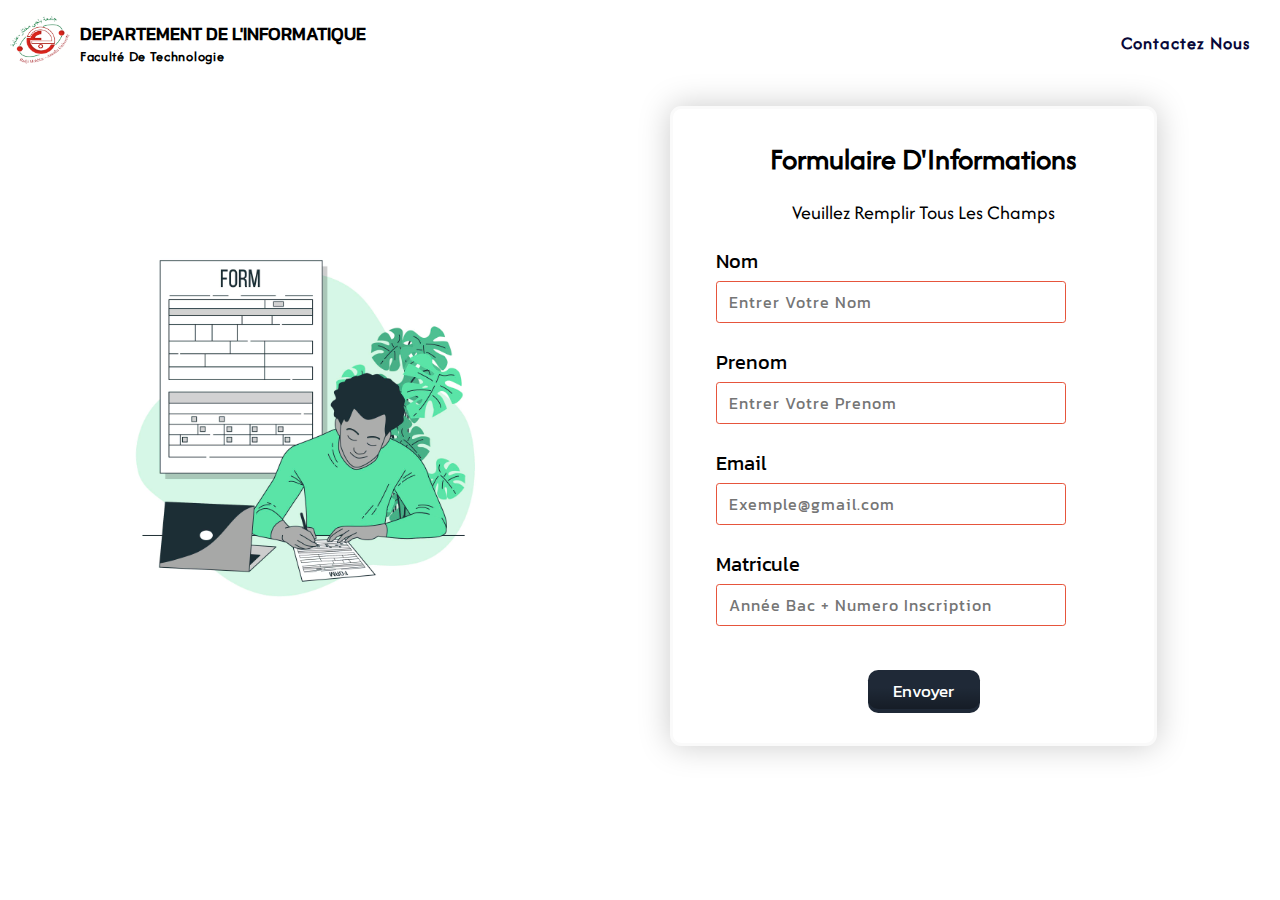
<file: index.html>
<!DOCTYPE html>
<html lang="en">
<head>
    <meta charset="UTF-8">
    <meta name="viewport" content="width=device-width, initial-scale=1.0">
    <link rel="stylesheet" href="css/nav.css">
    <link rel="stylesheet" href="css/home.css">
    <link rel="shortcut icon" href="icons/Badji1.png" type="image/x-icon">
    <title>Online Exam</title>
</head>
<body>
    <nav>
        <div id="logo_title">
            <a href="#"><img id="logo" src="icons/Badji.png" alt=""></a>
            <div>
                <h1>DEPARTEMENT DE L'INFORMATIQUE</h1>
                <h4>Faculté De Technologie</h4>
            </div>
        </div>
        <div id="btn" class="nav_btn" style="align-self: center;">
            <a href="pages/contact.html" id="contactez">Contactez Nous</a>
        </div>

        <img id="open" class="toggle" src="icons/icon-hamburger.svg" alt="">
        <img id="close" src="icons/icon-close.svg" alt="">
    </nav>



    <div class="frame">
        <div class="left">
            <img src="images/1.jpg" alt="">
        </div>
        <div class="right">
            <h2>Formulaire D'Informations</h2>
            <p style="text-align: center;">Veuillez Remplir Tous Les Champs</p>

            <form id="myForm" action="" method="">
                <div class="inputs">
                    <p class="input-container">
                        <label for="nom">Nom</label>
                        <input type="text" required placeholder="Entrer Votre Nom" name="nom" id="nom" class="input-field" autocomplete="name">
                    </p>
                    <br>
                    <p class="input-container">
                        <label for="prenom">Prenom</label>
                        <input type="text" required placeholder="Entrer Votre Prenom" name="prenom" id="prenom" class="input-field" autocomplete="name">
                    </p>
                    <br>
                    <p class="input-container">
                        <label for="email">Email</label>
                        <input type="email" required placeholder="Exemple@gmail.com" name="email" id="email" class="input-field" autocomplete="name">
                    </p>
                    <br>
                    <p class="input-container">
                        <label for="numIns">Matricule</label>
                        <input type="number" required minlength="8" placeholder="Année Bac + Numero Inscription" name="numIns" id="numIns" class="input-field" autocomplete="name">
                    </p>
                </div>

                <!-- <span id="error">ERROR</span> -->
                <br>
                <div class="btn">
                    <button id="send" type="submit">
                        <span class="transition"></span>
                        <span class="gradient"></span>
                        <span class="label">Envoyer</span>
                    </button>
                </div>
            </form>

        </div>


    </div>
</body>
<script src="js/respNav.js"></script>
<script src="js/formData.js"></script>
</html>
</file>
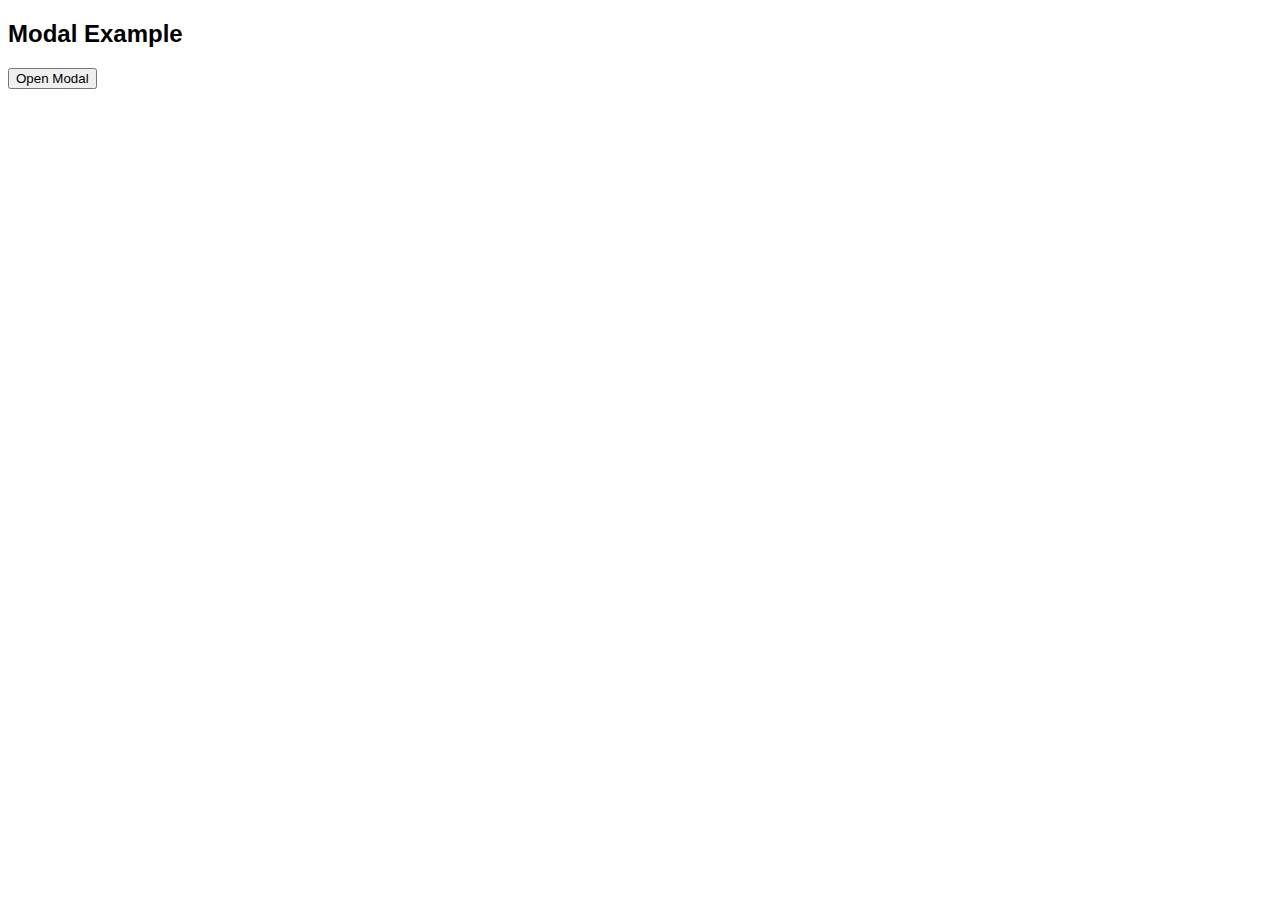
<file: test.html>
<!DOCTYPE html>
<html>

<head>
    <meta name="viewport" content="width=device-width, initial-scale=1">
    <style>
        body {
            font-family: Arial, Helvetica, sans-serif;
        }

        /* The Modal (background) */
        .modal {
            display: none;
            position: fixed;
            z-index: 10;
            width: 50%;
            min-width: 200px;
            background-color: #ffffff;
            border: 1px solid #000000;
            border-radius: 1em;
            left: 50%;
            top: 50%;
            transform: translate(-50%, -50%) scale(1);
        }

        /* Modal Content */
        .modal-content {
            border-radius: 1em;
            background-color: #ede1e1;
            margin: auto;
            padding: 20px;
            /* width: 80%; */
        }

        .modal button{
            justify-content: center;
            width: 30%;
            margin: 30px auto;
            /* margin: 10px auto; */
        }

        /* The Close Button */
        .close {
            color: #aaaaaa;
            float: right;
            font-size: 28px;
            font-weight: bold;
        }  

        .close:hover,
        .close:focus {
            color: #000;
            text-decoration: none;
            cursor: pointer;
        }

        .overlay{
            position: fixed;
            top: 0;
            right: 0;
            left: 0;
            bottom: 0;
            z-index: 9;
            background-color: #00000044;
            display: none;
        }
    </style>
</head>

<body>

    <h2>Modal Example</h2>

    <!-- Trigger/Open The Modal -->
    <button id="myBtn">Open Modal</button>
    <div class="overlay" id="overlay"></div>
    <!-- The Modal -->
    <div id="myModal" class="modal">

        <!-- Modal content -->
        <div class="modal-content">
            <span class="close">&times;</span>
            <p>Some text in the Modal..</p>
        </div>

        <button type="submit">send</button>

    </div>

    <script>
        // Get the modal
        var modal = document.getElementById("myModal");
        var overlay = document.getElementById("overlay");

        // Get the button that opens the modal
        var btn = document.getElementById("myBtn");

        // Get the <span> element that closes the modal
        var span = document.getElementsByClassName("close")[0];

        // When the user clicks the button, open the modal 
        btn.onclick = function () {
            modal.style.display = "block";
            overlay.style.display = "block";
        }

        // When the user clicks on <span> (x), close the modal
        span.onclick = function () {
            modal.style.display = "none";
            overlay.style.display = "none";
        }

        // When the user clicks anywhere outside of the modal, close it
        window.onclick = function (event) {
            if (event.target == overlay) {
                modal.style.display = "none";
                overlay.style.display = "none";
            }
        }
    </script>

    

</body>

</html>
</file>
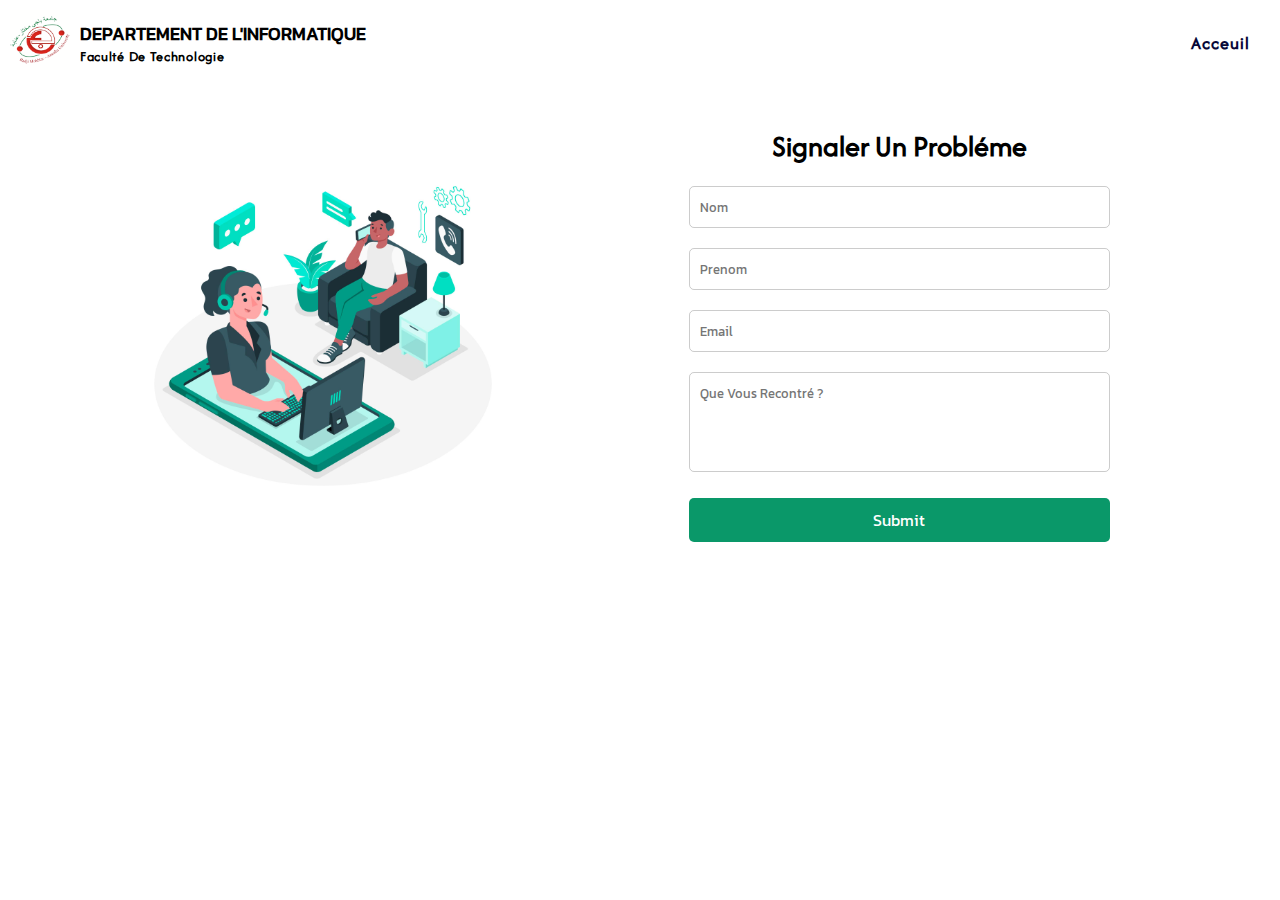
<file: html/contact.html>
<!DOCTYPE html>
<html lang="en">

<head>
    <meta charset="UTF-8">
    <meta name="viewport" content="width=device-width, initial-scale=1.0">
    <link rel="stylesheet" href="../css/nav.css">
    <link rel="stylesheet" href="../css/contact.css">
    <link rel="shortcut icon" href="../icons/contact.png" type="image/x-icon">
    <title>Contactez Nous</title>
</head>

<body>
    <nav>
        <div id="logo_title">
            <a href="home.html"><img id="logo" src="../icons/Badji.png" alt=""></a>
            <div>
                <h1>DEPARTEMENT DE L'INFORMATIQUE</h1>
                <h4>Faculté De Technologie</h4>
            </div>
        </div>

        <div id="btn" class="nav_btn" style="align-self: center;">
            <a href="home.html" id="contactez">Acceuil</a>
        </div>
        
        <img id="open" class="toggle" src="../icons/icon-hamburger.svg" alt="">
        <img id="close" src="../icons/icon-close.svg" alt="">
    </nav>

    <div class="frame">
        <div class="left">
            <img src="../images/support.jpg" alt="">
        </div>

        <div class="right">
            <div class="card">
                <span class="title">Signaler Un Probléme</span>
                <form class="form" >
                    <div class="group">
                        <input placeholder="Nom" name="nom" type="text" required="">
                        <label for="name">Nom</label>
                    </div>
                    <div class="group">
                        <input placeholder="Prenom" name="prenom" type="text" required="">
                        <label for="prenom">Prenom</label>
                    </div>
                    <div class="group">
                        <input placeholder="Email" type="email" id="email" name="email" required="">
                        <label for="email">Email</label>
                    </div>
                    <div class="group">
                        <textarea placeholder="Que Vous Recontré ?" id="comment" name="comment" rows="5" required=""></textarea>
                        <label for="comment">Que Vous Recontré ?</label>
                    </div>
                    <button type="submit">Submit</button>
                </form>
            </div>

        </div>
    </div>

</body>
<script src="../js/respNav.js"></script>

</html>
</file>
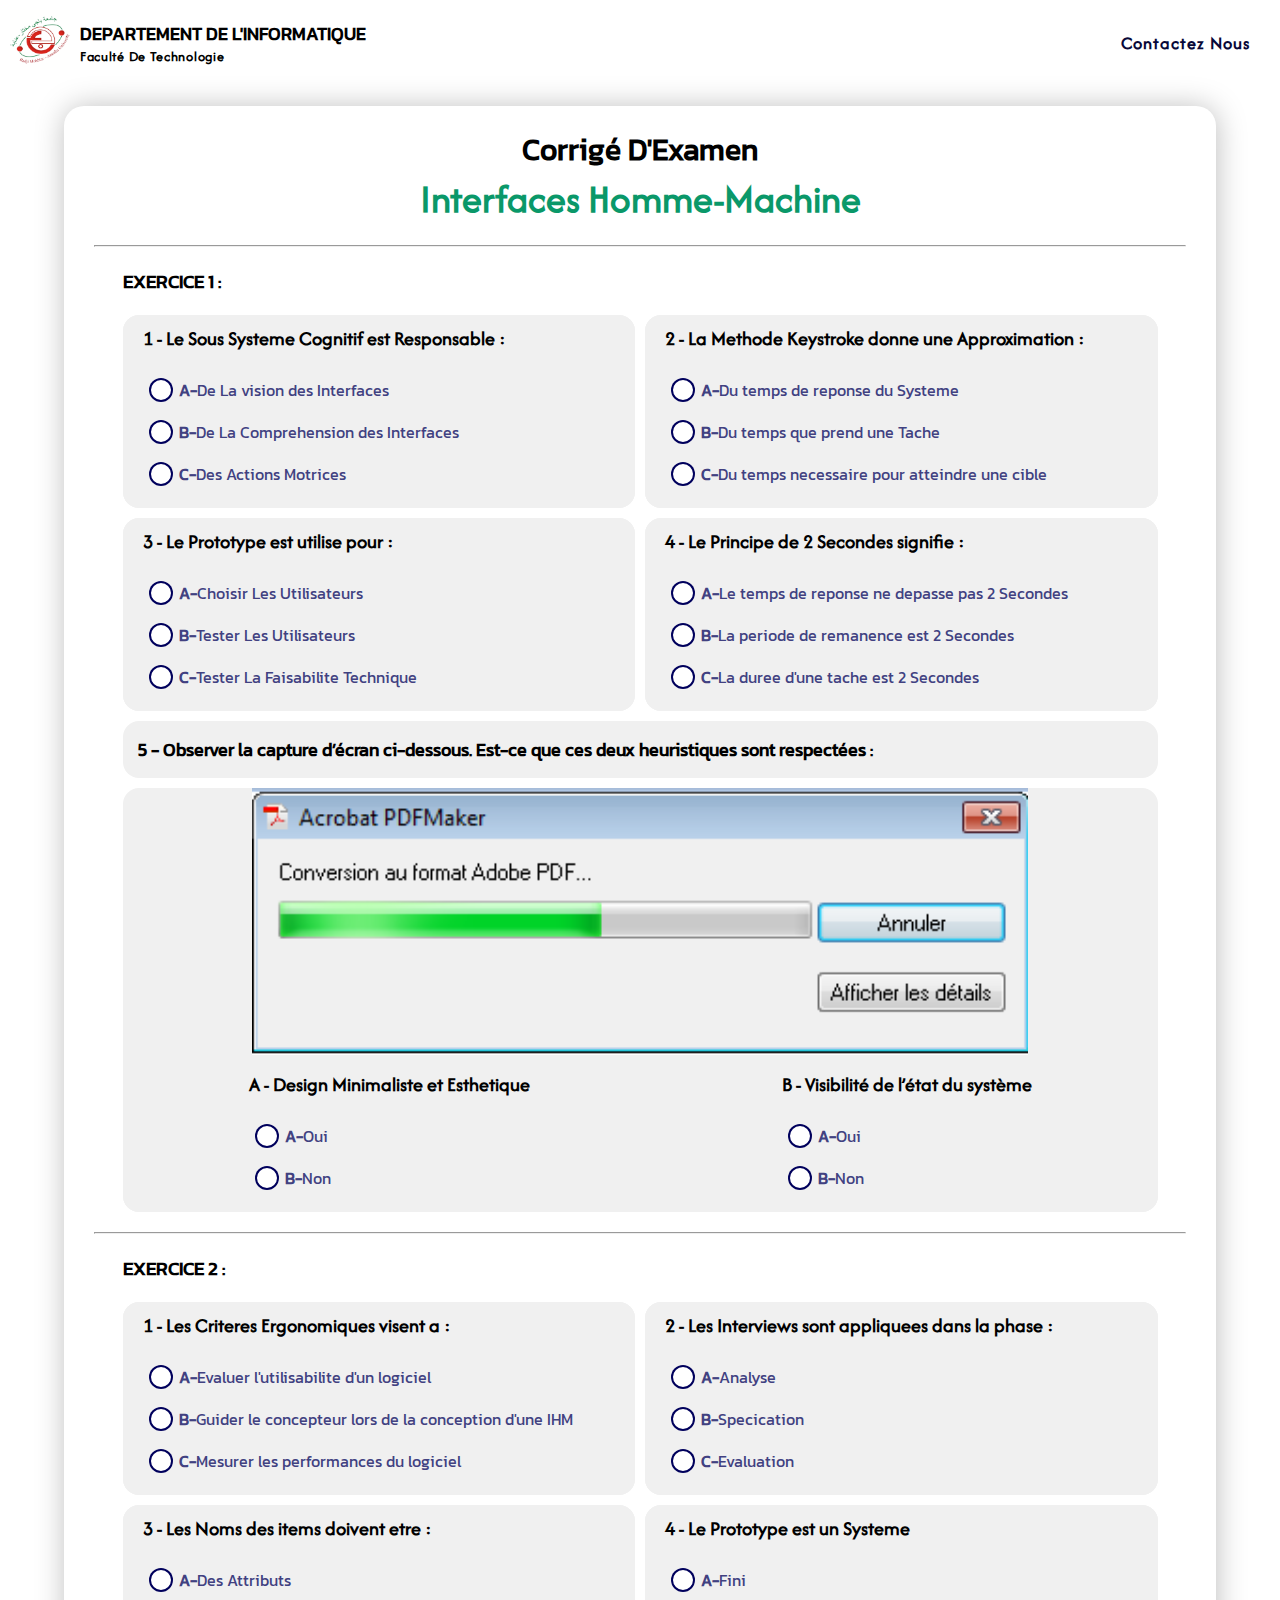
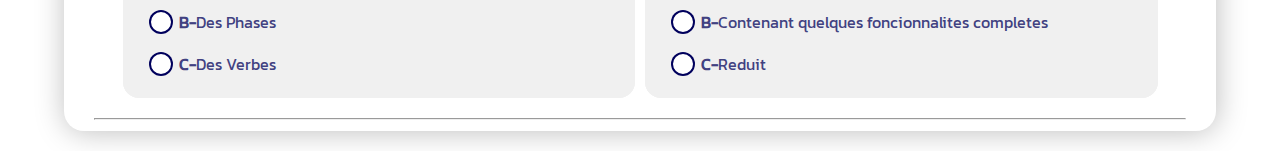
<file: html/correction.html>
<!DOCTYPE html>
<html lang="en">

<head>
    <meta charset="UTF-8">
    <meta name="viewport" content="width=device-width, initial-scale=1.0">
    <link rel="stylesheet" href="../css/nav.css">
    <link rel="stylesheet" href="../css/correction.css">
    <link rel="shortcut icon" href="../icons/test.png" type="image/x-icon">
    <title>Correction</title>
</head>

<body>
    <nav>
        <div id="logo_title">
            <a href="#"><img id="logo" src="../icons/Badji.png" alt=""></a>
            <div>
                <h1>DEPARTEMENT DE L'INFORMATIQUE</h1>
                <h4>Faculté De Technologie</h4>
            </div>
        </div>
        <div id="btn" class="nav_btn" style="align-self: center;">
            <a href="contact.html" id="contactez">Contactez Nous</a>
        </div>

        <img id="open" class="toggle" src="../icons/icon-hamburger.svg" alt="">
        <img id="close" src="../icons/icon-close.svg" alt="">
    </nav>

    <div class="card">


        <div class="title">
            <h2>Corrigé D'Examen</h2>
            <h3>Interfaces Homme-Machine</h3>

        </div>

        <hr>

        <form id="examForm" action="" method="">
            <div class="exo">
                <h3>EXERCICE 1 :</h3>
            </div>

            <div class="qst">
                <div id="qst1">
                    <div class="container">
                        <h4>1 - Le Sous Systeme Cognitif est Responsable :</h4>
                        <label>
                            <input type="radio" name="radio1" value="1">
                            <span class="before"><b>A-</b>De La vision des Interfaces &nbsp; <img id="correctIcon" style="width: 20px;" src="../icons/correct.png" alt=""></span>
                        </label>
                        <label>
                            <input type="radio" name="radio1" value="2" >
                            <span class="before"><b>B-</b>De La Comprehension des Interfaces &nbsp; <img id="correctIcon" style="width: 20px;" src="../icons/correct.png" alt=""></span>
                        </label>
                        <label>
                            <input type="radio" name="radio1" value="3">
                            <span class="before"><b>C-</b>Des Actions Motrices &nbsp; <img id="correctIcon" style="width: 20px;" src="../icons/correct.png" alt=""></span>
                        </label>
                    </div>
                </div>
                <div id="qst2">
                    <div class="container">
                        <h4>2 - La Methode Keystroke donne une Approximation :</h4>
                        <label>
                            <input type="radio" name="radio2" value="1">
                            <span class="before"><b>A-</b>Du temps de reponse du Systeme &nbsp; <img id="correctIcon" style="width: 20px;" src="../icons/correct.png" alt=""></span>
                        </label>
                        <label>
                            <input type="radio" name="radio2" value="2" >
                            <span class="before"><b>B-</b>Du temps que prend une Tache &nbsp; <img id="correctIcon" style="width: 20px;" src="../icons/correct.png" alt=""></span>
                        </label>
                        <label>
                            <input type="radio" name="radio2" value="3">
                            <span class="before"><b>C-</b>Du temps necessaire pour atteindre une cible &nbsp; <img id="correctIcon" style="width: 20px;" src="../icons/correct.png" alt=""></span>
                        </label>
                    </div>
                </div>
                <div id="qst3">
                    <div class="container">
                        <h4>3 - Le Prototype est utilise pour :</h4>
                        <label>
                            <input type="radio" name="radio3" value="1">
                            <span class="before"><b>A-</b>Choisir Les Utilisateurs &nbsp; <img id="correctIcon" style="width: 20px;" src="../icons/correct.png" alt=""></span>
                        </label>
                        <label>
                            <input type="radio" name="radio3" value="2">
                            <span class="before"><b>B-</b>Tester Les Utilisateurs &nbsp; <img id="correctIcon" style="width: 20px;" src="../icons/correct.png" alt=""></span>
                        </label>
                        <label>
                            <input type="radio" name="radio3" value="3" >
                            <span class="before"><b>C-</b>Tester La Faisabilite Technique &nbsp; <img id="correctIcon" style="width: 20px;" src="../icons/correct.png" alt=""></span>
                        </label>
                    </div>
                </div>
                <div id="qst4">
                    <div class="container">
                        <h4>4 - Le Principe de 2 Secondes signifie :</h4>
                        <label>
                            <input type="radio" name="radio4" value="1" >
                            <span class="before"><b>A-</b>Le temps de reponse ne depasse pas 2 Secondes &nbsp; <img id="correctIcon" style="width: 20px;" src="../icons/correct.png" alt=""></span>
                        </label>
                        <label>
                            <input type="radio" name="radio4" value="2">
                            <span class="before"><b>B-</b>La periode de remanence est 2 Secondes &nbsp; <img id="correctIcon" style="width: 20px;" src="../icons/correct.png" alt=""></span>
                        </label>
                        <label>
                            <input type="radio" name="radio4" value="3">
                            <span class="before"><b>C-</b>La duree d'une tache est 2 Secondes &nbsp; <img id="correctIcon" style="width: 20px;" src="../icons/correct.png" alt=""></span>
                        </label>
                    </div>
                </div>
                <div class="qst5">
                    <h5>5 - Observer la capture d’écran ci-dessous. Est-ce que ces deux heuristiques sont respectées :
                    </h5>
                </div>
                <div id="qst5">
                    <img src="../images/figure1.png" alt="">

                    <div class="sousqst5">

                        <div class="container">
                            <h4>A - Design Minimaliste et Esthetique</h4>
                            <label>
                                <input type="radio" name="radio5" value="1" >
                                <span class="before"><b>A-</b>Oui <img id="correctIcon" style="width: 20px;" src="../icons/correct.png" alt=""></span>
                            </label>
                            <label>
                                <input type="radio" name="radio5" value="2">
                                <span class="before"><b>B-</b>Non <img id="correctIcon" style="width: 20px;" src="../icons/correct.png" alt=""></span>
                            </label>
                        </div>

                        <div class="container">
                            <h4>B - Visibilité de l’état du système</h4>
                            <label>
                                <input type="radio" name="radio6" value="1" >
                                <span class="before"><b>A-</b>Oui <img id="correctIcon" style="width: 20px;" src="../icons/correct.png" alt=""></span>
                            </label>
                            <label>
                                <input type="radio" name="radio6" value="2">
                                <span class="before"><b>B-</b>Non <img id="correctIcon" style="width: 20px;" src="../icons/correct.png" alt=""></span>
                            </label>

                        </div>
                    </div>

                </div>
            </div>

            <hr>

            <div class="exo">
                <h3>EXERCICE 2 :</h3>
            </div>

            <div class="qst">
                <div id="qst6">
                    <div class="container">
                        <h4>1 - Les Criteres Ergonomiques visent a :</h4>
                        <label>
                            <input type="checkbox" id="islem" name="check1" value="1" >
                            <span class="before"><b>A-</b>Evaluer l'utilisabilite d'un logiciel &nbsp; <img id="correctIcon" style="width: 20px;" src="../icons/correct.png" alt=""></span>
                        </label>
                        <label>
                            <input type="checkbox" name="check1" value="2" >
                            <span class="before"><b>B-</b>Guider le concepteur lors de la conception d'une IHM &nbsp; <img id="correctIcon" style="width: 20px;" src="../icons/correct.png" alt=""></span>
                        </label>
                        <label>
                            <input type="checkbox" name="check1" value="3">
                            <span class="before"><b>C-</b>Mesurer les performances du logiciel &nbsp; <img id="correctIcon" style="width: 20px;" src="../icons/correct.png" alt=""></span>
                        </label>
                    </div>
                </div>
                <div id="qst7">
                    <div class="container">
                        <h4>2 - Les Interviews sont appliquees dans la phase :</h4>
                        <label>
                            <input type="checkbox" name="check2" value="1" >
                            <span class="before"><b>A-</b>Analyse &nbsp; <img id="correctIcon" style="width: 20px;" src="../icons/correct.png" alt=""></span>
                        </label>
                        <label>
                            <input type="checkbox" name="check2" value="2">
                            <span class="before"><b>B-</b>Specication &nbsp; <img id="correctIcon" style="width: 20px;" src="../icons/correct.png" alt=""></span>
                        </label>
                        <label>
                            <input type="checkbox" name="check2" value="3" >
                            <span class="before"><b>C-</b>Evaluation &nbsp; <img id="correctIcon" style="width: 20px;" src="../icons/correct.png" alt=""></span>
                        </label>
                    </div>
                </div>
                <div id="qst8">
                    <div class="container">
                        <h4>3 - Les Noms des items doivent etre :</h4>
                        <label>
                            <input type="checkbox" name="check3" value="1" >
                            <span class="before"><b>A-</b>Des Attributs &nbsp; <img id="correctIcon" style="width: 20px;" src="../icons/correct.png" alt=""></span>
                        </label>
                        <label>
                            <input type="checkbox" name="check3" value="2">
                            <span class="before"><b>B-</b>Des Phases &nbsp; <img id="correctIcon" style="width: 20px;" src="../icons/correct.png" alt=""></span>
                        </label>
                        <label>
                            <input type="checkbox" name="check3" value="3" >
                            <span class="before"><b>C-</b>Des Verbes &nbsp; <img id="correctIcon" style="width: 20px;" src="../icons/correct.png" alt=""></span>
                        </label>
                    </div>
                </div>
                <div id="qst9">
                    <div class="container">
                        <h4>4 - Le Prototype est un Systeme</h4>
                        <label>
                            <input type="checkbox" name="check4" value="1">
                            <span class="before"><b>A-</b>Fini &nbsp; <img id="correctIcon" style="width: 20px;" src="../icons/correct.png" alt=""></span>
                        </label>
                        <label>
                            <input type="checkbox" name="check4" value="2" >
                            <span class="before"><b>B-</b>Contenant quelques foncionnalites completes &nbsp; <img id="correctIcon" style="width: 20px;" src="../icons/correct.png" alt=""></span>
                        </label>
                        <label>
                            <input type="checkbox" name="check4" value="3" >
                            <span class="before"><b>C-</b>Reduit &nbsp; <img id="correctIcon" style="width: 20px;" src="../icons/correct.png" alt=""></span>
                        </label>
                    </div>
                </div>

            </div>
            <hr>


        </form>

    </div>


</body>
<script src="../js/respNav.js"></script>
<script src="../js/correction.js"></script>


</html>
</file>
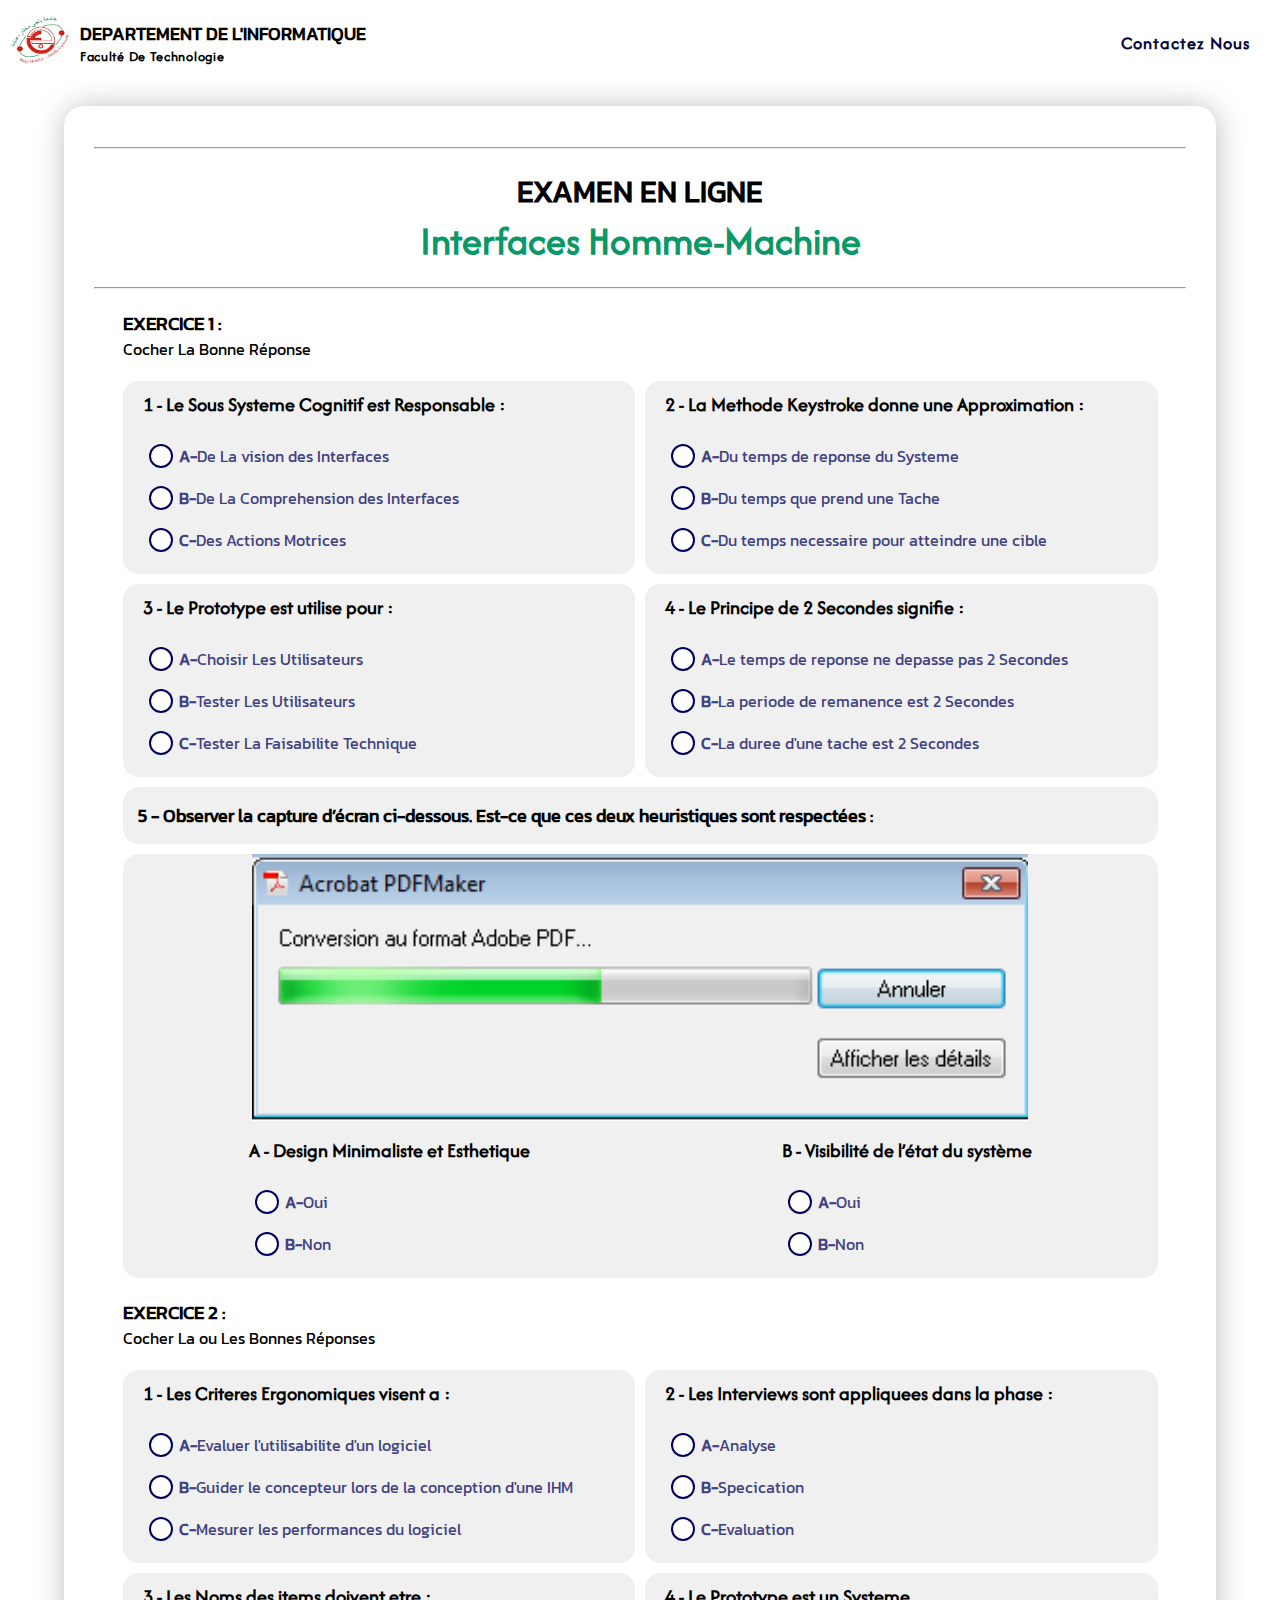
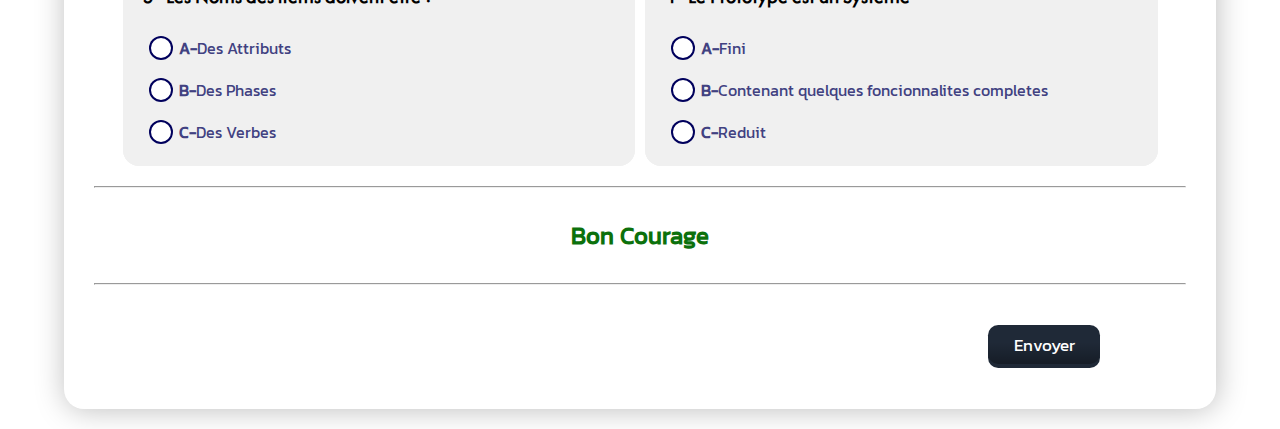
<file: html/exam.html>
<!DOCTYPE html>
<html lang="en">

<head>
    <meta charset="UTF-8">
    <meta name="viewport" content="width=device-width, initial-scale=1.0">
    <link rel="stylesheet" href="../css/nav.css">
    <link rel="stylesheet" href="../css/exam.css">
    <link rel="stylesheet" href="../css/modal.css">
    <link rel="shortcut icon" href="../icons/test.png" type="image/x-icon">
    <title>Examen</title>
</head>

<body>
    <nav>
        <div id="logo_title">
            <a href="#"><img id="logo" src="../icons/Badji.png" alt=""></a>
            <div>
                <h1>DEPARTEMENT DE L'INFORMATIQUE</h1>
                <h4>Faculté De Technologie</h4>
            </div>
        </div>
        <div id="btn" class="nav_btn" style="align-self: center;">
            <a style="pointer-events: none;" href="contact.html" id="contactez">Contactez Nous</a>
        </div>

        <img id="open" class="toggle" src="../icons/icon-hamburger.svg" alt="">
        <img id="close" src="../icons/icon-close.svg" alt="">
    </nav>

    <div class="card">

        <div class="header">
            <div class="etudInfo">
                <h4 id="nom"></h4>
                <h4 id="prenom"></h4>
                <h4 id="numIns"></h4>
            </div>
            <div class="time">
                <h4 id="jour"></h4>
                <h4 id="heure"></h4>
                <h4 id="annee"></h4>
            </div>
        </div>

        <hr>

        <div class="title">
            <h2>EXAMEN EN LIGNE</h2>
            <h3>Interfaces Homme-Machine</h3>

        </div>

        <hr>
        
        <form id="examForm" action="" method="">
            <div class="exo">
                <h3>EXERCICE 1 :</h3>
                <p>Cocher La Bonne Réponse</p>
            </div>

            <div class="qst">
                <div id="qst1">
                    <div class="container">
                            <h4>1 - Le Sous Systeme Cognitif est Responsable :</h4>
                            <label>
                                <input type="radio" name="radio1" value="1" >
                                <span><b>A-</b>De La vision des Interfaces</span>
                            </label>
                            <label>
                                <input type="radio" name="radio1" value="2" >
                                <span><b>B-</b>De La Comprehension des Interfaces</span>
                            </label>
                            <label>
                                <input type="radio" name="radio1" value="3" >
                                <span><b>C-</b>Des Actions Motrices</span>
                            </label>
                    </div>
                </div>
                <div id="qst2">
                    <div class="container">
                            <h4>2 - La Methode Keystroke donne une Approximation :</h4>
                            <label>
                                <input type="radio" name="radio2" value="1" >
                                <span><b>A-</b>Du temps de reponse du Systeme</span>
                            </label>
                            <label>
                                <input type="radio" name="radio2" value="2" >
                                <span><b>B-</b>Du temps que prend une Tache</span>
                            </label>
                            <label>
                                <input type="radio" name="radio2" value="3" >
                                <span><b>C-</b>Du temps necessaire pour atteindre une cible</span>
                            </label>
                    </div>
                </div>
                <div id="qst3">
                    <div class="container">
                            <h4>3 - Le Prototype est utilise pour :</h4>
                            <label>
                                <input type="radio" name="radio3" value="1" >
                                <span><b>A-</b>Choisir Les Utilisateurs</span>
                            </label>
                            <label>
                                <input type="radio" name="radio3" value="2" >
                                <span><b>B-</b>Tester Les Utilisateurs</span>
                            </label>
                            <label>
                                <input type="radio" name="radio3" value="3" >
                                <span><b>C-</b>Tester La Faisabilite Technique</span>
                            </label>
                    </div>
                </div>
                <div id="qst4">
                    <div class="container">
                            <h4>4 - Le Principe de 2 Secondes signifie :</h4>
                            <label>
                                <input type="radio" name="radio4" value="1" >
                                <span><b>A-</b>Le temps de reponse ne depasse pas 2 Secondes</span>
                            </label>
                            <label>
                                <input type="radio" name="radio4" value="2" >
                                <span><b>B-</b>La periode de remanence est 2 Secondes</span>
                            </label>
                            <label>
                                <input type="radio" name="radio4" value="3" >
                                <span><b>C-</b>La duree d'une tache est 2 Secondes</span>
                            </label>
                    </div>
                </div>
                <div class="qst5">
                    <h5>5 - Observer la capture d’écran ci-dessous. Est-ce que ces deux heuristiques sont respectées : </h5>
                </div>
                <div id="qst5">
                    <img src="../images/figure1.png" alt="">
                    
                    <div class="sousqst5">

                        <div class="container">
                            <h4>A - Design Minimaliste et Esthetique</h4>
                            <label>
                                <input type="radio" name="radio5" value="1" >
                                <span><b>A-</b>Oui</span>
                            </label>
                            <label>
                                <input type="radio" name="radio5" value="2" >
                                <span><b>B-</b>Non</span>
                            </label>
                        </div>
    
                        <div class="container">
                            <h4>B - Visibilité de l’état du système</h4>
                            <label>
                                <input type="radio" name="radio6" value="1" >
                                <span><b>A-</b>Oui</span>
                            </label>
                            <label>
                                <input type="radio" name="radio6" value="2" >
                                <span><b>B-</b>Non</span>
                            </label>
                            
                        </div>
                    </div>
                    
                </div>
            </div>

            <div class="exo">
                <h3>EXERCICE 2 :</h3>
                <p>Cocher La ou Les Bonnes Réponses</p>
            </div>

            <div class="qst">
                <div id="qst6">
                    <div class="container">
                        <h4>1 - Les Criteres Ergonomiques visent a :</h4>
                        <label>
                            <input type="checkbox" id="islem" name="check1" value="1" >
                            <span><b>A-</b>Evaluer l'utilisabilite d'un logiciel</span>
                        </label>
                        <label>
                            <input type="checkbox" name="check1" value="2" >
                            <span><b>B-</b>Guider le concepteur lors de la conception d'une IHM</span>
                        </label>
                        <label>
                            <input type="checkbox" name="check1" value="3" >
                            <span><b>C-</b>Mesurer les performances du logiciel</span>
                        </label>
                    </div>
                </div>
                <div id="qst7">
                    <div class="container">
                        <h4>2 - Les Interviews sont appliquees dans la phase :</h4>
                        <label>
                            <input type="checkbox" name="check2" value="1" >
                            <span><b>A-</b>Analyse</span>
                        </label>
                        <label>
                            <input type="checkbox" name="check2" value="2" >
                            <span><b>B-</b>Specication</span>
                        </label>
                        <label>
                            <input type="checkbox" name="check2" value="3" >
                            <span><b>C-</b>Evaluation</span>
                        </label>
                    </div>
                </div>
                <div id="qst8">
                    <div class="container">
                        <h4>3 - Les Noms des items doivent etre :</h4>
                        <label>
                            <input type="checkbox" name="check3" value="1" >
                            <span><b>A-</b>Des Attributs</span>
                        </label>
                        <label>
                            <input type="checkbox" name="check3" value="2" >
                            <span><b>B-</b>Des Phases</span>
                        </label>
                        <label>
                            <input type="checkbox" name="check3" value="3" >
                            <span><b>C-</b>Des Verbes</span>
                        </label>
                    </div>
                </div>
                <div id="qst9">
                    <div class="container">
                        <h4>4 - Le Prototype est un Systeme</h4>
                        <label>
                            <input type="checkbox" name="check4" value="1" >
                            <span><b>A-</b>Fini</span>
                        </label>
                        <label>
                            <input type="checkbox" name="check4" value="2" >
                            <span><b>B-</b>Contenant quelques foncionnalites completes</span>
                        </label>
                        <label>
                            <input type="checkbox" name="check4" value="3" >
                            <span><b>C-</b>Reduit</span>
                        </label>
                    </div>
                </div>
                
            </div>
            <hr>

            <!-- <p id="errorMsg" style="width: 90%; margin: 10px auto; font-size: 18px; color: red;"></p> -->

            <div style="text-align: center; margin: 30px 0; color: rgb(12, 113, 12);">
                <h2>Bon Courage</h2>
            </div>
            
            <hr>
            
            <div class="btn">
                <button id="send" type="button" onclick="showModal()">
                    <span class="transition"></span>
                    <span class="gradient"></span>
                    <span class="label">Envoyer</span>
                </button>
            </div>
            
            <div class="modal" id="myModal">
                <p>Vous Pouvez Pas Modifier Votre Reponse Apres l'envoi , Voulez-Vous Envoyer Votre Reponse</p>
                
                <div class="buttons">
                    <button id="envoyer" type="submit" >
                        <span class="transition transition2"></span>
                        <span class="gradient"></span>
                        <span class="label">Envoyer</span>
                    </button>

                    <button id="annuler" type="button" onclick="hideModal()">
                        <span class="transition"></span>
                        <span class="gradient"></span>
                        <span class="label">Annuler</span>
                    </button>
                </div>
            </div>

            <div class="overlay" id="overlay"></div>



            <div class="error" id="error">
                <div class="error__icon">
                    <svg xmlns="http://www.w3.org/2000/svg" width="24" viewBox="0 0 24 24" height="24" fill="none">
                        <path fill="#393a37"
                            d="m13 13h-2v-6h2zm0 4h-2v-2h2zm-1-15c-1.3132 0-2.61358.25866-3.82683.7612-1.21326.50255-2.31565 1.23915-3.24424 2.16773-1.87536 1.87537-2.92893 4.41891-2.92893 7.07107 0 2.6522 1.05357 5.1957 2.92893 7.0711.92859.9286 2.03098 1.6651 3.24424 2.1677 1.21325.5025 2.51363.7612 3.82683.7612 2.6522 0 5.1957-1.0536 7.0711-2.9289 1.8753-1.8754 2.9289-4.4189 2.9289-7.0711 0-1.3132-.2587-2.61358-.7612-3.82683-.5026-1.21326-1.2391-2.31565-2.1677-3.24424-.9286-.92858-2.031-1.66518-3.2443-2.16773-1.2132-.50254-2.5136-.7612-3.8268-.7612z">
                        </path>
                    </svg>
                </div>
                <div class="error__title" id="error__title"></div>
                <div class="error__close" onclick="hidePopUpWarning()"><svg xmlns="http://www.w3.org/2000/svg" width="20" viewBox="0 0 20 20" height="20">
                        <path fill="#393a37"
                            d="m15.8333 5.34166-1.175-1.175-4.6583 4.65834-4.65833-4.65834-1.175 1.175 4.65833 4.65834-4.65833 4.6583 1.175 1.175 4.65833-4.6583 4.6583 4.6583 1.175-1.175-4.6583-4.6583z">
                        </path>
                    </svg></div>
            </div>


            
        </form>
        
    </div>

    
</body>
<script src="../js/respNav.js"></script>
<script src="../js/exam.js"></script>
<!-- <script src="../js/modal.js"></script> -->

</html>
</file>
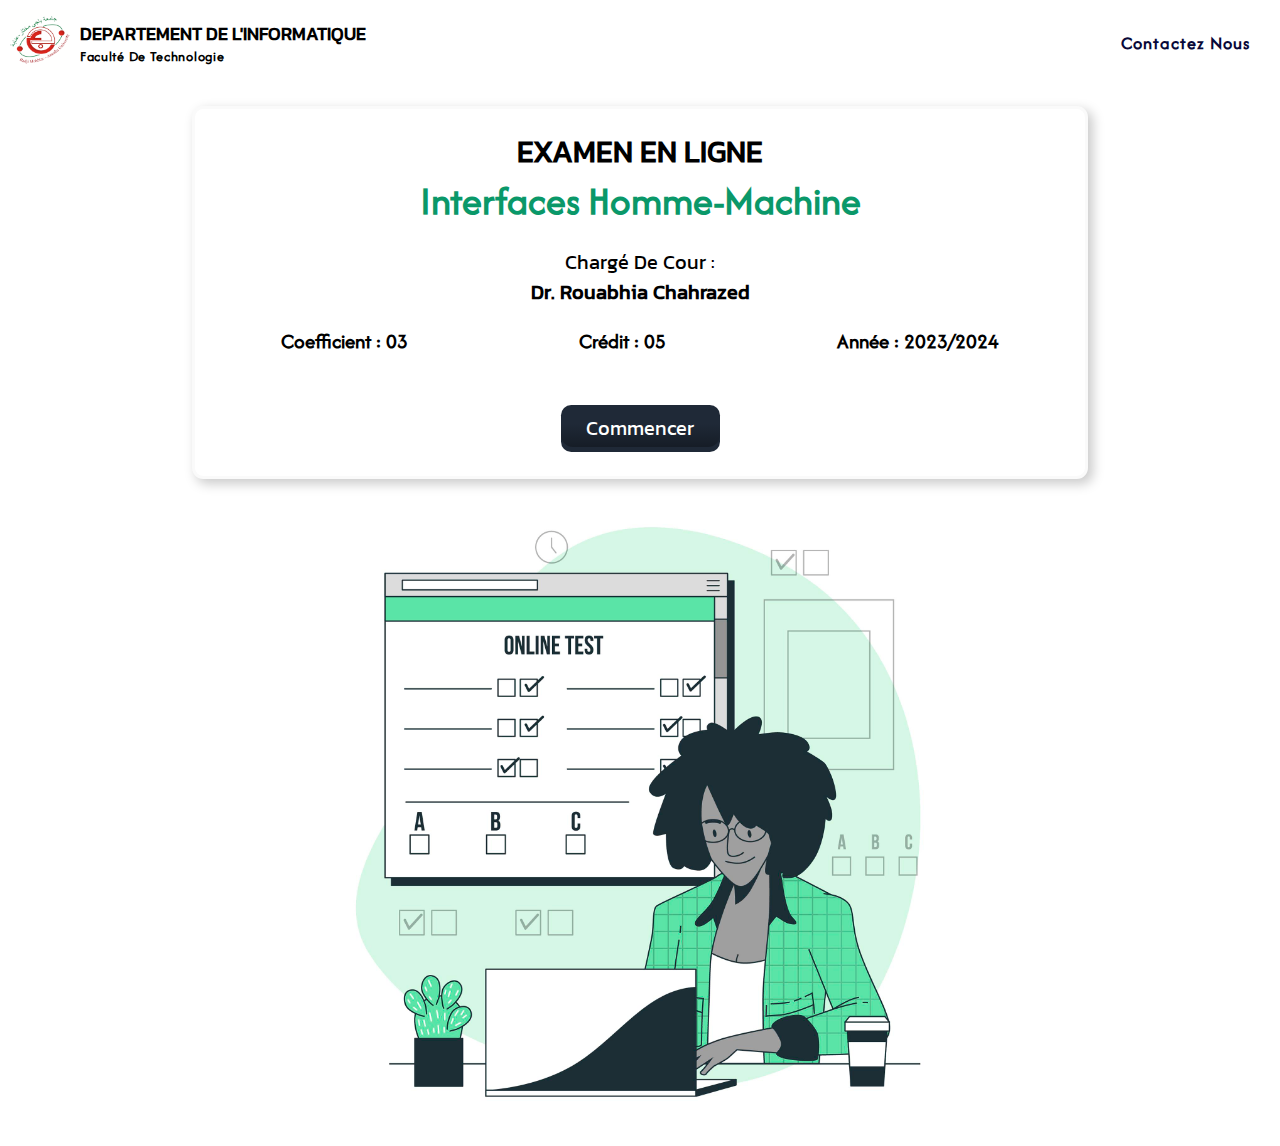
<file: html/examInfo.html>
<!DOCTYPE html>
<html lang="en">

<head>
    <meta charset="UTF-8">
    <meta name="viewport" content="width=device-width, initial-scale=1.0">
    <link rel="stylesheet" href="../css/nav.css">
    <link rel="stylesheet" href="../css/examInfo.css">
    <link rel="shortcut icon" href="../icons/Badji1.png" type="image/x-icon">
    <title>Examen Informations</title>
</head> 

<body>
    <nav>
        <div id="logo_title">
            <a href="home.html"><img id="logo" src="../icons/Badji.png" alt=""></a>
            <div>
                <h1>DEPARTEMENT DE L'INFORMATIQUE</h1>
                <h4>Faculté De Technologie</h4>
            </div>
        </div>
        <div id="btn" class="nav_btn" style="align-self: center;">
            <a href="contact.html" id="contactez">Contactez Nous</a>
        </div>

        <img id="open" class="toggle" src="../icons/icon-hamburger.svg" alt="">
        <img id="close" src="../icons/icon-close.svg" alt="">
    </nav>

    <div class="card">
        <h2>EXAMEN EN LIGNE</h2>
        <h3>Interfaces Homme-Machine</h3>
        <span>Chargé De Cour :</span>
        <h4>Dr. Rouabhia Chahrazed</h4>

        <div class="module">
            <h5>Coefficient : 03</h5>
            <h5>Crédit : 05</h5>
            <h5>Année : 2023/2024</h5>
        </div>

        <!-- <button>
            Commencer
        </button> -->

        <button id="start">
            <span class="transition"></span>
            <span class="gradient"></span>
            <span class="label">Commencer</span>
        </button>

        <br><br>
    </div>

    <div class="exmImg">
        <img src="../images/2.jpg" alt="">

    </div>


</body>
<script src="../js/respNav.js"></script>
<script>
    const start = document.getElementById("start");
    start.addEventListener("click", () => {
        window.location.href = "exam.html";
    });
</script>
</html>
</file>
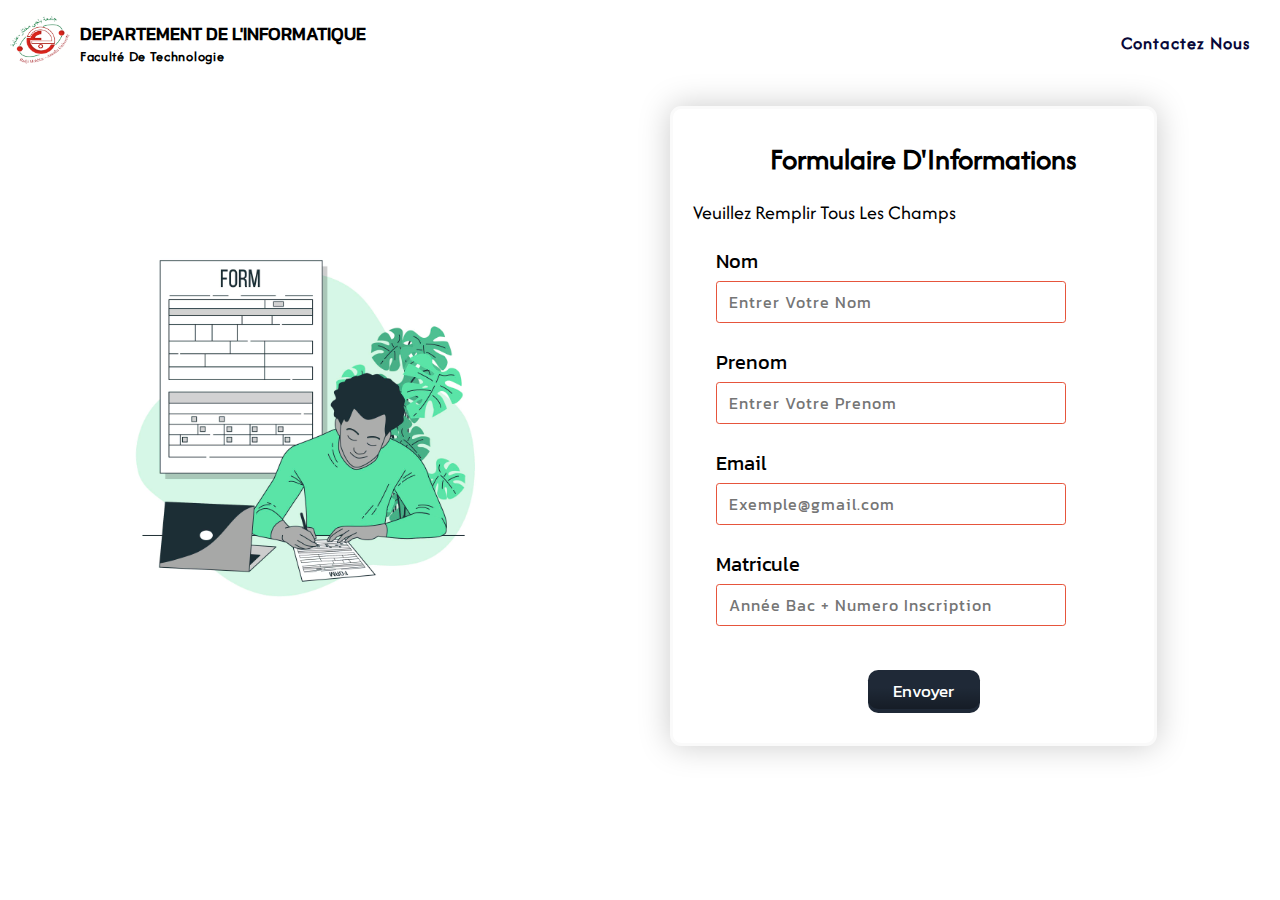
<file: html/home.html>
<!DOCTYPE html>
<html lang="en">
<head>
    <meta charset="UTF-8">
    <meta name="viewport" content="width=device-width, initial-scale=1.0">
    <link rel="stylesheet" href="../css/nav.css">
    <link rel="stylesheet" href="../css/home.css">
    <link rel="shortcut icon" href="../icons/Badji1.png" type="image/x-icon">
    <title>Home</title>
</head>
<body>
    <nav>
        <div id="logo_title">
            <a href="#"><img id="logo" src="../icons/Badji.png" alt=""></a>
            <div>
                <h1>DEPARTEMENT DE L'INFORMATIQUE</h1>
                <h4>Faculté De Technologie</h4>
            </div>
        </div>
        <div id="btn" class="nav_btn" style="align-self: center;">
            <a href="contact.html" id="contactez">Contactez Nous</a>
        </div>

        <img id="open" class="toggle" src="../icons/icon-hamburger.svg" alt="">
        <img id="close" src="../icons/icon-close.svg" alt="">
    </nav>



    <div class="frame">
        <div class="left">
            <img src="../images/1.jpg" alt="">
        </div>
        <div class="right">
            <h2>Formulaire D'Informations</h2>
            <p>Veuillez Remplir Tous Les Champs</p>

            <form id="myForm" action="" method="">
                <div class="inputs">
                    <p class="input-container">
                        <label for="nom">Nom</label>
                        <input type="text" required placeholder="Entrer Votre Nom" name="nom" id="nom" class="input-field" autocomplete="name">
                    </p>
                    <br>
                    <p class="input-container">
                        <label for="prenom">Prenom</label>
                        <input type="text" required placeholder="Entrer Votre Prenom" name="prenom" id="prenom" class="input-field" autocomplete="name">
                    </p>
                    <br>
                    <p class="input-container">
                        <label for="email">Email</label>
                        <input type="email" required placeholder="Exemple@gmail.com" name="email" id="email" class="input-field" autocomplete="name">
                    </p>
                    <br>
                    <p class="input-container">
                        <label for="numIns">Matricule</label>
                        <input type="number" required minlength="8" placeholder="Année Bac + Numero Inscription" name="numIns" id="numIns" class="input-field" autocomplete="name">
                    </p>
                </div>

                <!-- <span id="error">ERROR</span> -->
                <br>
                <div class="btn">
                    <button id="send" type="submit">
                        <span class="transition"></span>
                        <span class="gradient"></span>
                        <span class="label">Envoyer</span>
                    </button>
                </div>
            </form>

        </div>


    </div>
</body>
<script src="../js/respNav.js"></script>
<script src="../js/formData.js"></script>
</html>
</file>
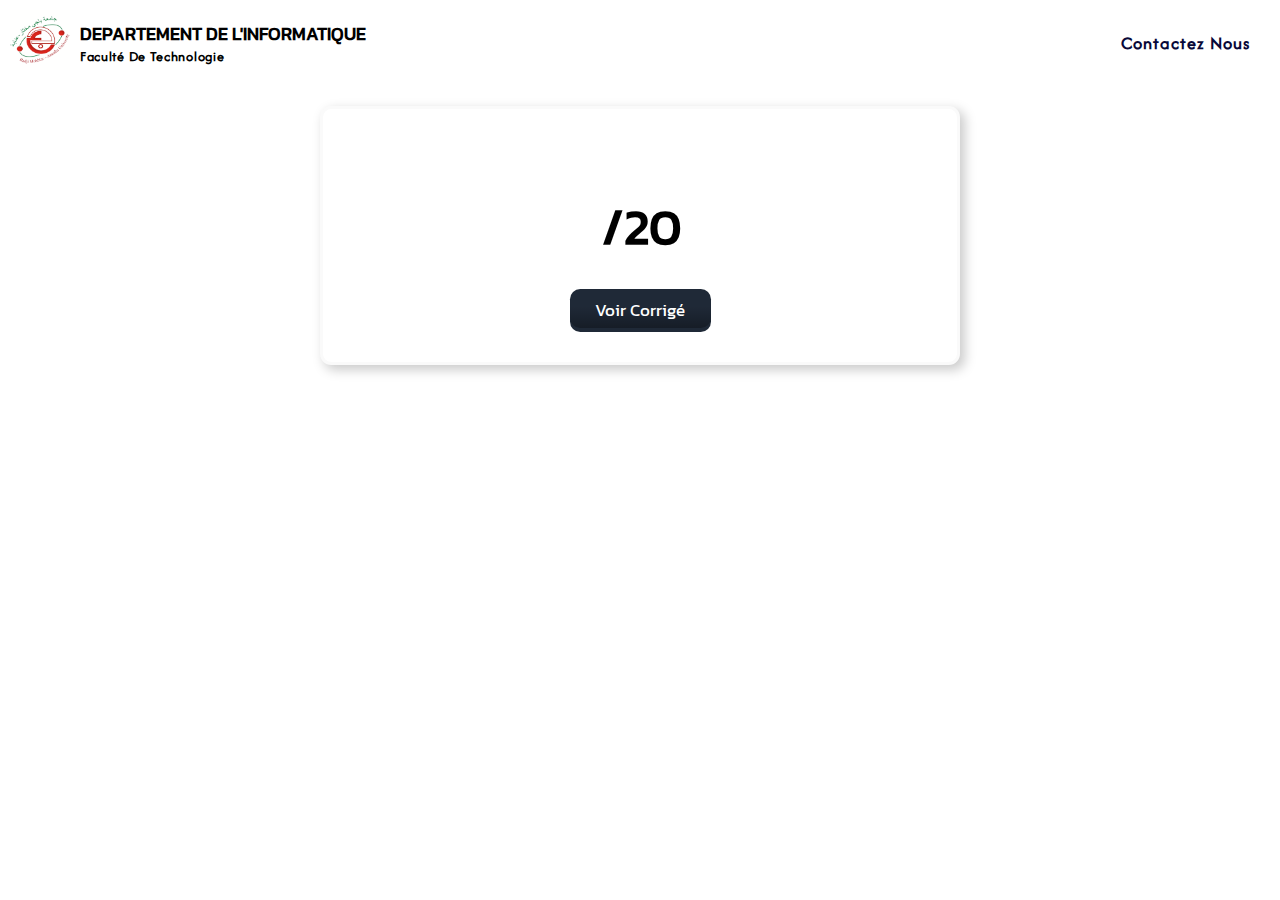
<file: html/note.html>
<!DOCTYPE html>
<html lang="en">

<head>
    <meta charset="UTF-8">
    <meta name="viewport" content="width=device-width, initial-scale=1.0">
    <link rel="stylesheet" href="../css/nav.css">
    <link rel="stylesheet" href="../css/note.css">
    <link rel="shortcut icon" href="../icons/exam.png" type="image/x-icon">
    <title>Note</title>
</head>

<body>
    <nav>
        <div id="logo_title">
            <a href="home.html"><img id="logo" src="../icons/Badji.png" alt=""></a>
            <div>
                <h1>DEPARTEMENT DE L'INFORMATIQUE</h1>
                <h4>Faculté De Technologie</h4>
            </div>
        </div>

        <div id="btn" class="nav_btn" style="align-self: center;">
            <a href="contact.html" id="contactez">Contactez Nous</a>
        </div>

        <img id="open" class="toggle" src="../icons/icon-hamburger.svg" alt="">
        <img id="close" src="../icons/icon-close.svg" alt="">
    </nav>


    <div class="card" onmouseover="cardHover(this)" onmouseout="cardUnHover(this)">
        <div class="name">
            <h3 id="nom"></h3>
        </div>
        <div class="note">
            <h1 id="note"></h1>&nbsp;<span>/20</span>
        </div>
        <div id="mention"></div>

        <button id="corrige">
            <span class="transition"></span>
            <span class="gradient"></span>
            <span class="label">Voir Corrigé</span>
        </button>
    </div>

    


</body>
<script src="../js/respNav.js"></script>
<script src="../js/note.js"></script>

</html>
</file>
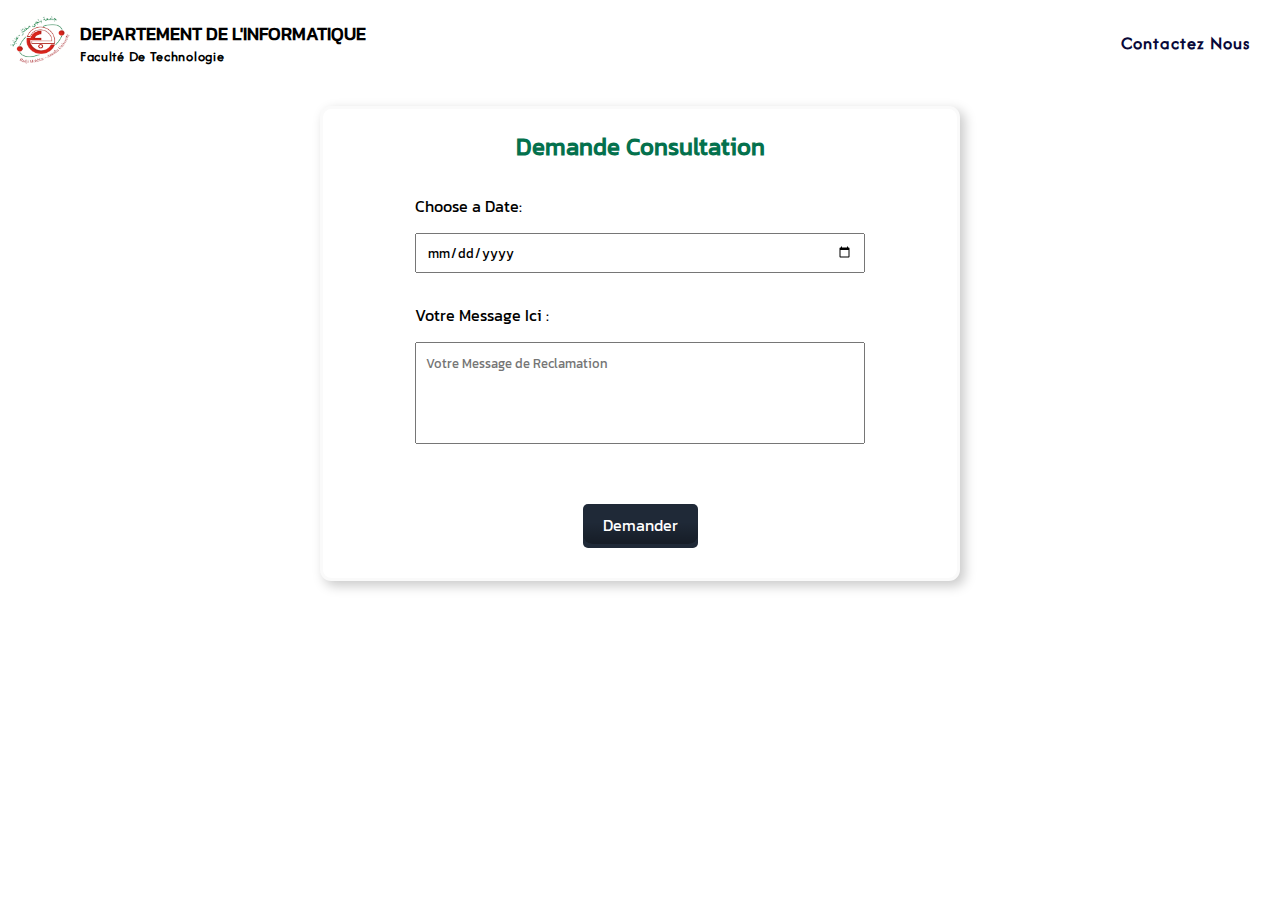
<file: pages/consultation.html>
<!DOCTYPE html>
<html lang="en">

<head>
    <meta charset="UTF-8">
    <meta name="viewport" content="width=device-width, initial-scale=1.0">
    <link rel="stylesheet" href="../css/nav.css">
    <link rel="stylesheet" href="../css/consultation.css">
    <link rel="shortcut icon" href="../icons/exam.png" type="image/x-icon">
    <title>Note</title>
</head>

<body>
    <nav>
        <div id="logo_title">
            <a href="../index.html"><img id="logo" src="../icons/Badji.png" alt=""></a>
            <div>
                <h1>DEPARTEMENT DE L'INFORMATIQUE</h1>
                <h4>Faculté De Technologie</h4>
            </div>
        </div>

        <div id="btn" class="nav_btn" style="align-self: center;">
            <a href="contact.html" id="contactez">Contactez Nous</a>
        </div>

        <img id="open" class="toggle" src="../icons/icon-hamburger.svg" alt="">
        <img id="close" src="../icons/icon-close.svg" alt="">
    </nav>


    <div class="card" >
        <div class="consultation-form">
            <h2>Demande Consultation</h2>
            <form id="consultationForm">
                <label for="consultationDate">Choose a Date:</label>
                <input type="date" id="consultationDate" name="consultationDate" min="" max="" required placeholder="jnjcnsj">
                
                <label for="demandMessage">Votre Message Ici :</label>
                <textarea id="demandMessage" name="demandMessage" rows="4" required placeholder="Votre Message de Reclamation"></textarea>

        
                <button id="sendDemande" type="submit">
                    <span class="transition"></span>
                    <span class="gradient"></span>
                    <span class="label">Demander</span>
                </button>
            </form>
        </div>

        

    </div>

    <div class="success" id="success">
        <div class="success__icon">
            <svg fill="none" height="24" viewBox="0 0 24 24" width="24" xmlns="http://www.w3.org/2000/svg">
                <path clip-rule="evenodd"
                    d="m12 1c-6.075 0-11 4.925-11 11s4.925 11 11 11 11-4.925 11-11-4.925-11-11-11zm4.768 9.14c.0878-.1004.1546-.21726.1966-.34383.0419-.12657.0581-.26026.0477-.39319-.0105-.13293-.0475-.26242-.1087-.38085-.0613-.11844-.1456-.22342-.2481-.30879-.1024-.08536-.2209-.14938-.3484-.18828s-.2616-.0519-.3942-.03823c-.1327.01366-.2612.05372-.3782.1178-.1169.06409-.2198.15091-.3027.25537l-4.3 5.159-2.225-2.226c-.1886-.1822-.4412-.283-.7034-.2807s-.51301.1075-.69842.2929-.29058.4362-.29285.6984c-.00228.2622.09851.5148.28067.7034l3 3c.0983.0982.2159.1748.3454.2251.1295.0502.2681.0729.4069.0665.1387-.0063.2747-.0414.3991-.1032.1244-.0617.2347-.1487.3236-.2554z"
                    fill="#393a37" fill-rule="evenodd"></path>
            </svg>
        </div>
    <div class="success__title">Votre Demande a Etait Envoye Avec Succes, Veuillez Attendre une Confirmation sur Votre Email</div>
        <div class="success__close" id="closePopUp" onclick="hidePopUp()"><svg height="20" viewBox="0 0 20 20" width="20" xmlns="http://www.w3.org/2000/svg">
                <path
                    d="m15.8333 5.34166-1.175-1.175-4.6583 4.65834-4.65833-4.65834-1.175 1.175 4.65833 4.65834-4.65833 4.6583 1.175 1.175 4.65833-4.6583 4.6583 4.6583 1.175-1.175-4.6583-4.6583z"
                    fill="#393a37"></path>
            </svg></div>
    </div>




</body>
<script src="../js/consultation.js"></script>
<script src="../js/respNav.js"></script>

</html>
</file>
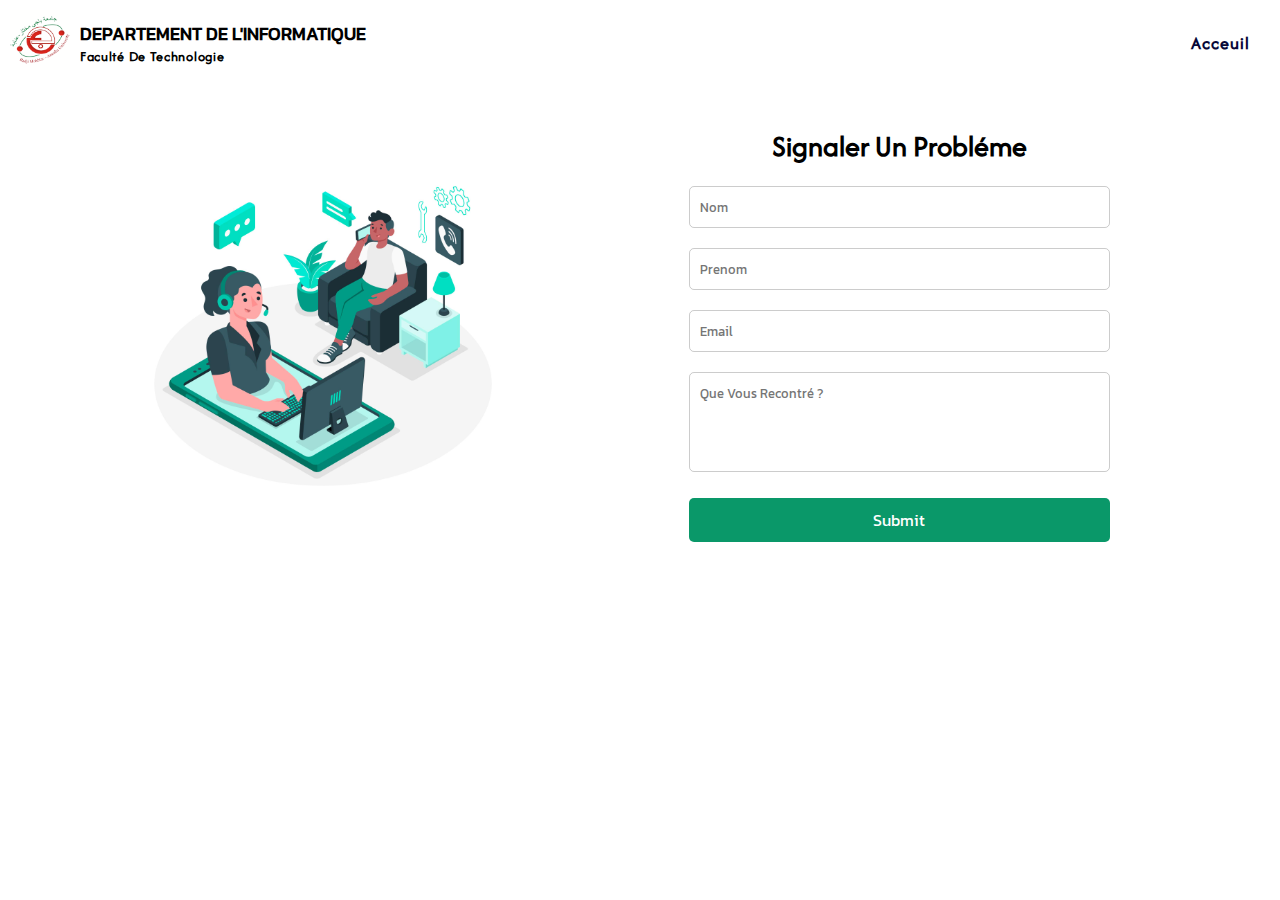
<file: pages/contact.html>
<!DOCTYPE html>
<html lang="en">

<head>
    <meta charset="UTF-8">
    <meta name="viewport" content="width=device-width, initial-scale=1.0">
    <link rel="stylesheet" href="../css/nav.css">
    <link rel="stylesheet" href="../css/contact.css">
    <link rel="shortcut icon" href="../icons/contact.png" type="image/x-icon">
    <title>Contactez Nous</title>
</head>

<body>
    <nav>
        <div id="logo_title">
            <a href="../index.html"><img id="logo" src="../icons/Badji.png" alt=""></a>
            <div>
                <h1>DEPARTEMENT DE L'INFORMATIQUE</h1>
                <h4>Faculté De Technologie</h4>
            </div>
        </div>

        <div id="btn" class="nav_btn" style="align-self: center;">
            <a href="../index.html" id="contactez">Acceuil</a>
        </div>
        
        <img id="open" class="toggle" src="../icons/icon-hamburger.svg" alt="">
        <img id="close" src="../icons/icon-close.svg" alt="">
    </nav>

    <div class="frame">
        <div class="left">
            <img src="../images/support.jpg" alt="">
        </div>

        <div class="right">
            <div class="card">
                <span class="title">Signaler Un Probléme</span>
                <form class="form" id="feedback">
                    <div class="group">
                        <input placeholder="Nom" name="nom" type="text" required="">
                        <label for="name">Nom</label>
                    </div>
                    <div class="group">
                        <input placeholder="Prenom" name="prenom" type="text" required="">
                        <label for="prenom">Prenom</label>
                    </div>
                    <div class="group">
                        <input placeholder="Email" type="email" id="email" name="email" required="">
                        <label for="email">Email</label>
                    </div>
                    <div class="group">
                        <textarea placeholder="Que Vous Recontré ?" id="comment" name="comment" rows="5" required=""></textarea>
                        <label for="comment">Que Vous Recontré ?</label>
                    </div>
                    <button type="submit">Submit</button>
                </form>
            </div>

        </div>
    </div>

    <div class="success" id="success">
        <div class="success__icon">
            <svg fill="none" height="24" viewBox="0 0 24 24" width="24" xmlns="http://www.w3.org/2000/svg">
                <path clip-rule="evenodd"
                    d="m12 1c-6.075 0-11 4.925-11 11s4.925 11 11 11 11-4.925 11-11-4.925-11-11-11zm4.768 9.14c.0878-.1004.1546-.21726.1966-.34383.0419-.12657.0581-.26026.0477-.39319-.0105-.13293-.0475-.26242-.1087-.38085-.0613-.11844-.1456-.22342-.2481-.30879-.1024-.08536-.2209-.14938-.3484-.18828s-.2616-.0519-.3942-.03823c-.1327.01366-.2612.05372-.3782.1178-.1169.06409-.2198.15091-.3027.25537l-4.3 5.159-2.225-2.226c-.1886-.1822-.4412-.283-.7034-.2807s-.51301.1075-.69842.2929-.29058.4362-.29285.6984c-.00228.2622.09851.5148.28067.7034l3 3c.0983.0982.2159.1748.3454.2251.1295.0502.2681.0729.4069.0665.1387-.0063.2747-.0414.3991-.1032.1244-.0617.2347-.1487.3236-.2554z"
                    fill="#393a37" fill-rule="evenodd"></path>
            </svg>
        </div>
        <div class="success__title">Merci Pour Votre Signal, Nous Allons Faire Notre Possible Pour Regler Ton Probleme</div>
        <div class="success__close" id="closePopUp" onclick="hidePopUp()"><svg height="20" viewBox="0 0 20 20" width="20"
                xmlns="http://www.w3.org/2000/svg">
                <path
                    d="m15.8333 5.34166-1.175-1.175-4.6583 4.65834-4.65833-4.65834-1.175 1.175 4.65833 4.65834-4.65833 4.6583 1.175 1.175 4.65833-4.6583 4.6583 4.6583 1.175-1.175-4.6583-4.6583z"
                    fill="#393a37"></path>
            </svg></div>
    </div>

</body>
<script src="../js/respNav.js"></script>
<script src="../js/contact.js"></script>

</html>
</file>
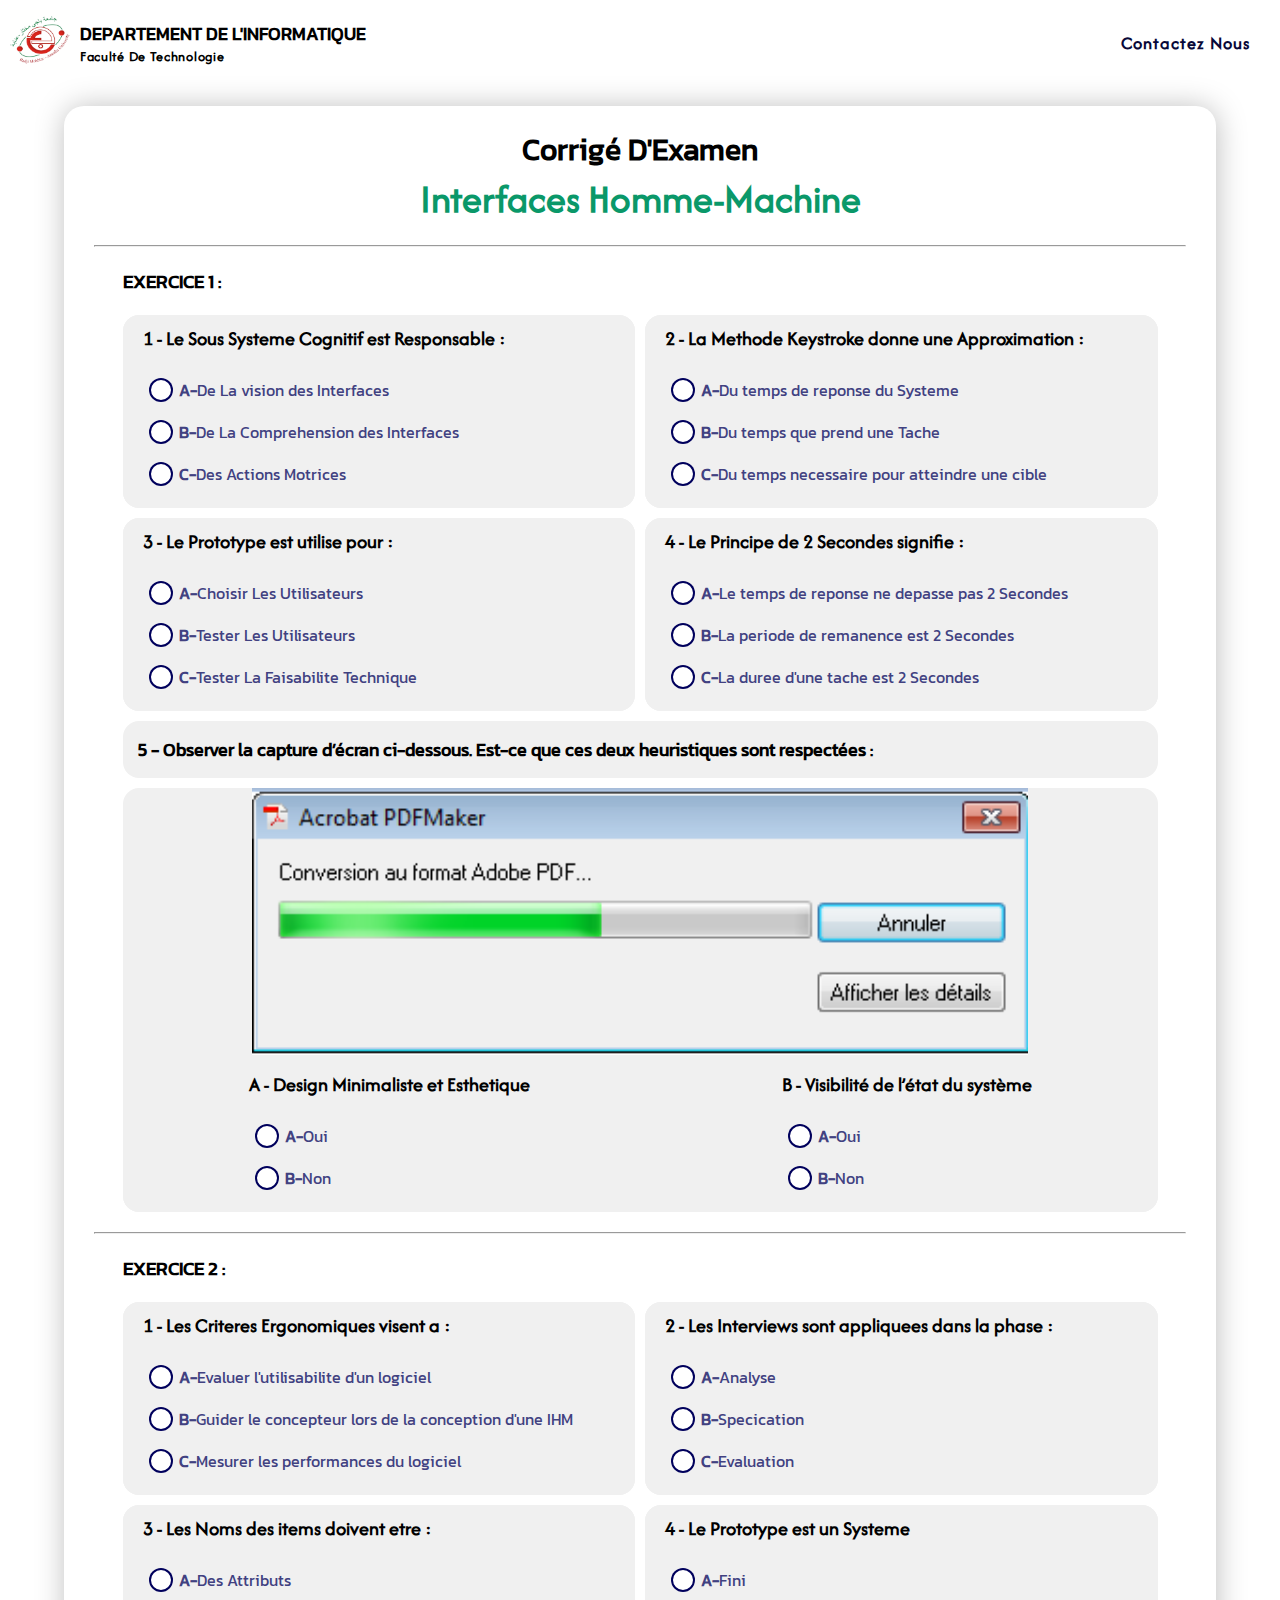
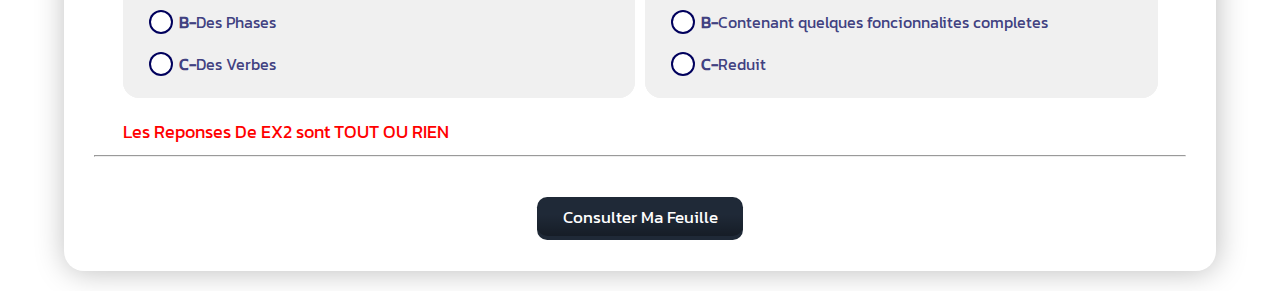
<file: pages/correction.html>
<!DOCTYPE html>
<html lang="en">

<head>
    <meta charset="UTF-8">
    <meta name="viewport" content="width=device-width, initial-scale=1.0">
    <link rel="stylesheet" href="../css/nav.css">
    <link rel="stylesheet" href="../css/correction.css">
    <link rel="shortcut icon" href="../icons/test.png" type="image/x-icon">
    <title>Correction</title>
</head>

<body>
    <nav>
        <div id="logo_title">
            <a href="../index.html"><img id="logo" src="../icons/Badji.png" alt=""></a>
            <div>
                <h1>DEPARTEMENT DE L'INFORMATIQUE</h1>
                <h4>Faculté De Technologie</h4>
            </div>
        </div>
        <div id="btn" class="nav_btn" style="align-self: center;">
            <a href="contact.html" id="contactez">Contactez Nous</a>
        </div>

        <img id="open" class="toggle" src="../icons/icon-hamburger.svg" alt="">
        <img id="close" src="../icons/icon-close.svg" alt="">
    </nav>

    <div class="card">


        <div class="title">
            <h2>Corrigé D'Examen</h2>
            <h3>Interfaces Homme-Machine</h3>

        </div>

        <hr>

        <form id="examForm" action="" method="">
            <div class="exo">
                <h3>EXERCICE 1 :</h3>
            </div>

            <div class="qst">
                <div id="qst1">
                    <div class="container">
                        <h4>1 - Le Sous Systeme Cognitif est Responsable :</h4>
                        <label>
                            <input type="radio" name="radio1" value="1">
                            <span class="before"><b>A-</b>De La vision des Interfaces &nbsp; <img id="correctIcon" style="width: 20px;" src="../icons/correct.png" alt=""></span>
                        </label>
                        <label>
                            <input type="radio" name="radio1" value="2" >
                            <span class="before"><b>B-</b>De La Comprehension des Interfaces &nbsp; <img id="correctIcon" style="width: 20px;" src="../icons/correct.png" alt=""></span>
                        </label>
                        <label>
                            <input type="radio" name="radio1" value="3">
                            <span class="before"><b>C-</b>Des Actions Motrices &nbsp; <img id="correctIcon" style="width: 20px;" src="../icons/correct.png" alt=""></span>
                        </label>
                    </div>
                </div>
                <div id="qst2">
                    <div class="container">
                        <h4>2 - La Methode Keystroke donne une Approximation :</h4>
                        <label>
                            <input type="radio" name="radio2" value="1">
                            <span class="before"><b>A-</b>Du temps de reponse du Systeme &nbsp; <img id="correctIcon" style="width: 20px;" src="../icons/correct.png" alt=""></span>
                        </label>
                        <label>
                            <input type="radio" name="radio2" value="2" >
                            <span class="before"><b>B-</b>Du temps que prend une Tache &nbsp; <img id="correctIcon" style="width: 20px;" src="../icons/correct.png" alt=""></span>
                        </label>
                        <label>
                            <input type="radio" name="radio2" value="3">
                            <span class="before"><b>C-</b>Du temps necessaire pour atteindre une cible &nbsp; <img id="correctIcon" style="width: 20px;" src="../icons/correct.png" alt=""></span>
                        </label>
                    </div>
                </div>
                <div id="qst3">
                    <div class="container">
                        <h4>3 - Le Prototype est utilise pour :</h4>
                        <label>
                            <input type="radio" name="radio3" value="1">
                            <span class="before"><b>A-</b>Choisir Les Utilisateurs &nbsp; <img id="correctIcon" style="width: 20px;" src="../icons/correct.png" alt=""></span>
                        </label>
                        <label>
                            <input type="radio" name="radio3" value="2">
                            <span class="before"><b>B-</b>Tester Les Utilisateurs &nbsp; <img id="correctIcon" style="width: 20px;" src="../icons/correct.png" alt=""></span>
                        </label>
                        <label>
                            <input type="radio" name="radio3" value="3" >
                            <span class="before"><b>C-</b>Tester La Faisabilite Technique &nbsp; <img id="correctIcon" style="width: 20px;" src="../icons/correct.png" alt=""></span>
                        </label>
                    </div>
                </div>
                <div id="qst4">
                    <div class="container">
                        <h4>4 - Le Principe de 2 Secondes signifie :</h4>
                        <label>
                            <input type="radio" name="radio4" value="1" >
                            <span class="before"><b>A-</b>Le temps de reponse ne depasse pas 2 Secondes &nbsp; <img id="correctIcon" style="width: 20px;" src="../icons/correct.png" alt=""></span>
                        </label>
                        <label>
                            <input type="radio" name="radio4" value="2">
                            <span class="before"><b>B-</b>La periode de remanence est 2 Secondes &nbsp; <img id="correctIcon" style="width: 20px;" src="../icons/correct.png" alt=""></span>
                        </label>
                        <label>
                            <input type="radio" name="radio4" value="3">
                            <span class="before"><b>C-</b>La duree d'une tache est 2 Secondes &nbsp; <img id="correctIcon" style="width: 20px;" src="../icons/correct.png" alt=""></span>
                        </label>
                    </div>
                </div>
                <div class="qst5">
                    <h5>5 - Observer la capture d’écran ci-dessous. Est-ce que ces deux heuristiques sont respectées :
                    </h5>
                </div>
                <div id="qst5">
                    <img src="../images/figure1.png" alt="">

                    <div class="sousqst5">

                        <div class="container">
                            <h4>A - Design Minimaliste et Esthetique</h4>
                            <label>
                                <input type="radio" name="radio5" value="1" >
                                <span class="before"><b>A-</b>Oui <img id="correctIcon" style="width: 20px;" src="../icons/correct.png" alt=""></span>
                            </label>
                            <label>
                                <input type="radio" name="radio5" value="2">
                                <span class="before"><b>B-</b>Non <img id="correctIcon" style="width: 20px;" src="../icons/correct.png" alt=""></span>
                            </label>
                        </div>

                        <div class="container">
                            <h4>B - Visibilité de l’état du système</h4>
                            <label>
                                <input type="radio" name="radio6" value="1" >
                                <span class="before"><b>A-</b>Oui <img id="correctIcon" style="width: 20px;" src="../icons/correct.png" alt=""></span>
                            </label>
                            <label>
                                <input type="radio" name="radio6" value="2">
                                <span class="before"><b>B-</b>Non <img id="correctIcon" style="width: 20px;" src="../icons/correct.png" alt=""></span>
                            </label>

                        </div>
                    </div>

                </div>
            </div>

            <hr>

            <div class="exo">
                <h3>EXERCICE 2 :</h3>
            </div>

            <div class="qst">
                <div id="qst6">
                    <div class="container">
                        <h4>1 - Les Criteres Ergonomiques visent a :</h4>
                        <label>
                            <input type="checkbox" id="islem" name="check1" value="1" >
                            <span class="before"><b>A-</b>Evaluer l'utilisabilite d'un logiciel &nbsp; <img id="correctIcon" style="width: 20px;" src="../icons/correct.png" alt=""></span>
                        </label>
                        <label>
                            <input type="checkbox" name="check1" value="2" >
                            <span class="before"><b>B-</b>Guider le concepteur lors de la conception d'une IHM &nbsp; <img id="correctIcon" style="width: 20px;" src="../icons/correct.png" alt=""></span>
                        </label>
                        <label>
                            <input type="checkbox" name="check1" value="3">
                            <span class="before"><b>C-</b>Mesurer les performances du logiciel &nbsp; <img id="correctIcon" style="width: 20px;" src="../icons/correct.png" alt=""></span>
                        </label>
                    </div>
                </div>
                <div id="qst7">
                    <div class="container">
                        <h4>2 - Les Interviews sont appliquees dans la phase :</h4>
                        <label>
                            <input type="checkbox" name="check2" value="1" >
                            <span class="before"><b>A-</b>Analyse &nbsp; <img id="correctIcon" style="width: 20px;" src="../icons/correct.png" alt=""></span>
                        </label>
                        <label>
                            <input type="checkbox" name="check2" value="2">
                            <span class="before"><b>B-</b>Specication &nbsp; <img id="correctIcon" style="width: 20px;" src="../icons/correct.png" alt=""></span>
                        </label>
                        <label>
                            <input type="checkbox" name="check2" value="3" >
                            <span class="before"><b>C-</b>Evaluation &nbsp; <img id="correctIcon" style="width: 20px;" src="../icons/correct.png" alt=""></span>
                        </label>
                    </div>
                </div>
                <div id="qst8">
                    <div class="container">
                        <h4>3 - Les Noms des items doivent etre :</h4>
                        <label>
                            <input type="checkbox" name="check3" value="1" >
                            <span class="before"><b>A-</b>Des Attributs &nbsp; <img id="correctIcon" style="width: 20px;" src="../icons/correct.png" alt=""></span>
                        </label>
                        <label>
                            <input type="checkbox" name="check3" value="2">
                            <span class="before"><b>B-</b>Des Phases &nbsp; <img id="correctIcon" style="width: 20px;" src="../icons/correct.png" alt=""></span>
                        </label>
                        <label>
                            <input type="checkbox" name="check3" value="3" >
                            <span class="before"><b>C-</b>Des Verbes &nbsp; <img id="correctIcon" style="width: 20px;" src="../icons/correct.png" alt=""></span>
                        </label>
                    </div>
                </div>
                <div id="qst9">
                    <div class="container">
                        <h4>4 - Le Prototype est un Systeme</h4>
                        <label>
                            <input type="checkbox" name="check4" value="1">
                            <span class="before"><b>A-</b>Fini &nbsp; <img id="correctIcon" style="width: 20px;" src="../icons/correct.png" alt=""></span>
                        </label>
                        <label>
                            <input type="checkbox" name="check4" value="2" >
                            <span class="before"><b>B-</b>Contenant quelques foncionnalites completes &nbsp; <img id="correctIcon" style="width: 20px;" src="../icons/correct.png" alt=""></span>
                        </label>
                        <label>
                            <input type="checkbox" name="check4" value="3" >
                            <span class="before"><b>C-</b>Reduit &nbsp; <img id="correctIcon" style="width: 20px;" src="../icons/correct.png" alt=""></span>
                        </label>
                    </div>
                </div>

            </div>
            <p id="errorMsg" style="width: 90%; margin: 10px auto; font-size: 18px; color: red;">Les Reponses De EX2 sont TOUT OU RIEN</p>

            <hr>


        </form>
        <div class="cons">
            <button id="consultation">
                <span class="transition"></span>
                <span class="gradient"></span>
                <span class="label">Consulter Ma Feuille</span>
            </button>
        </div>

    </div>


</body>
<script src="../js/respNav.js"></script>
<script src="../js/correction.js"></script>


</html>
</file>
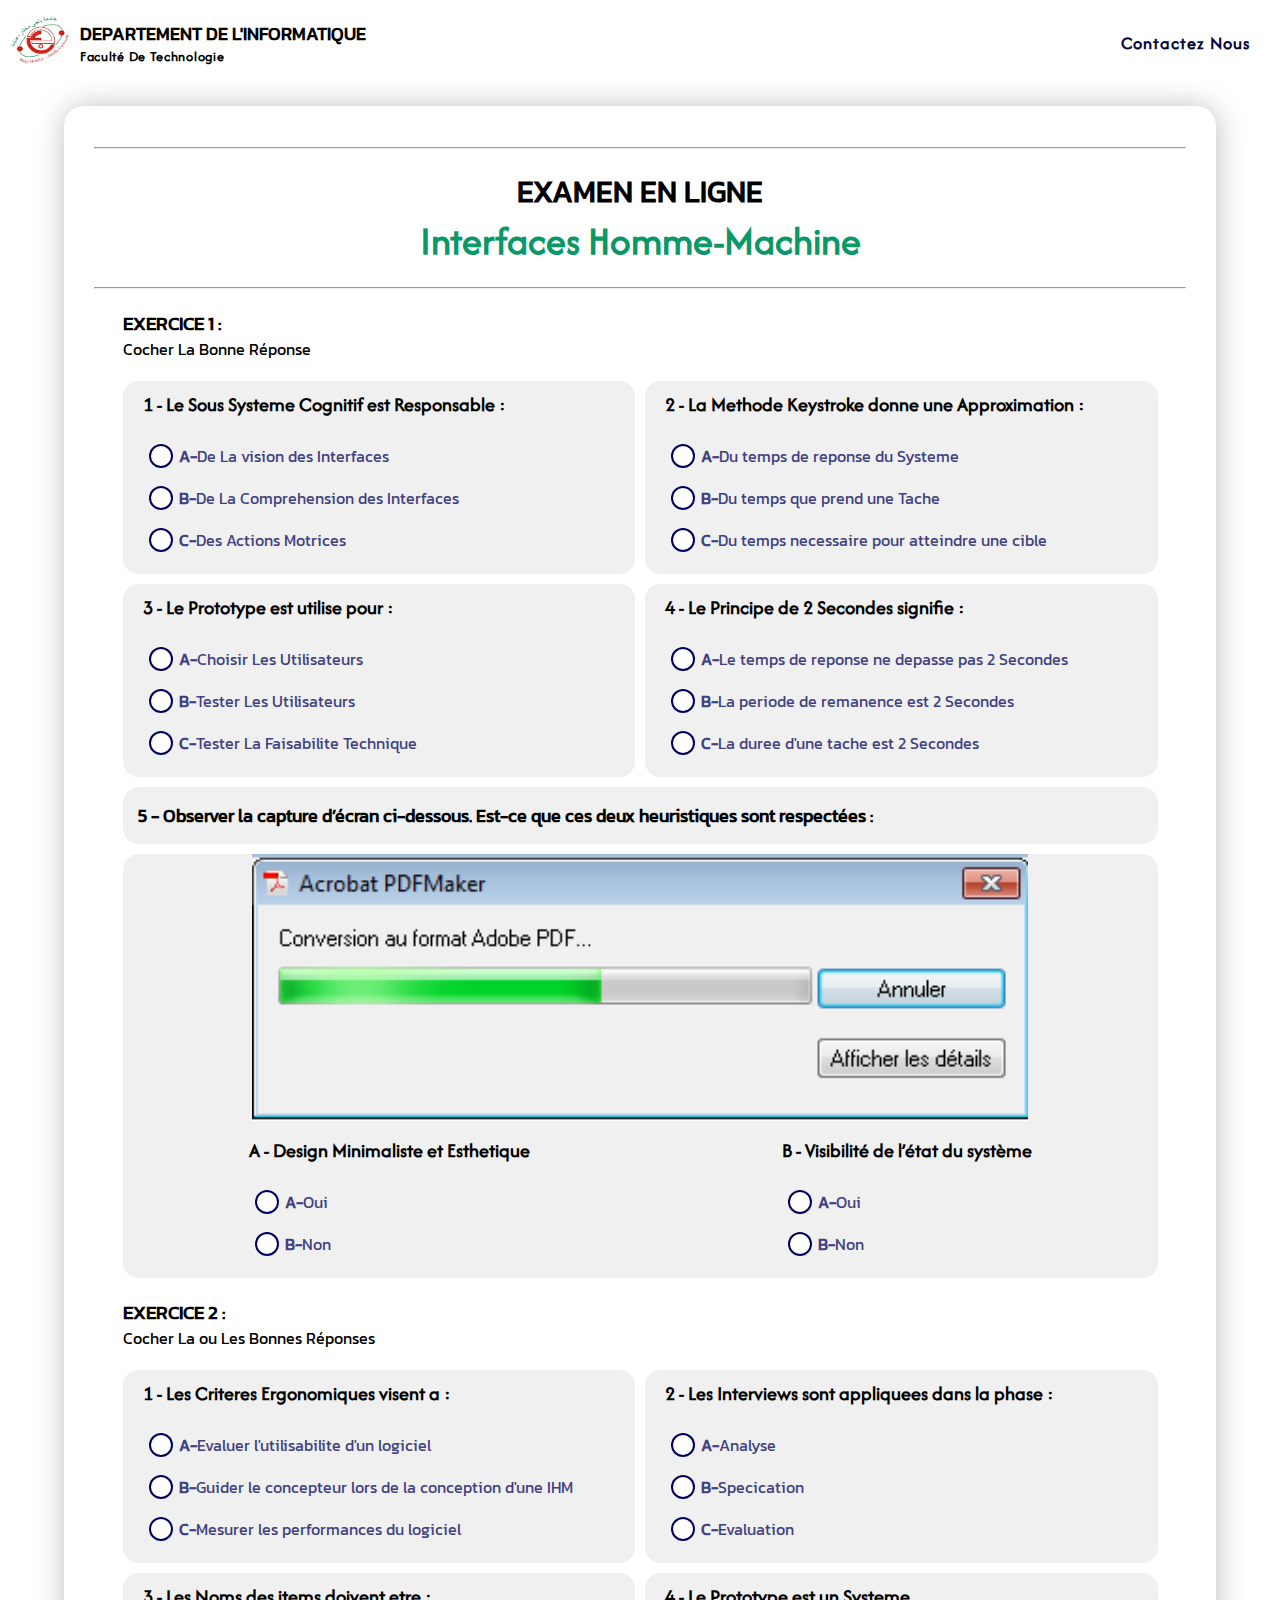
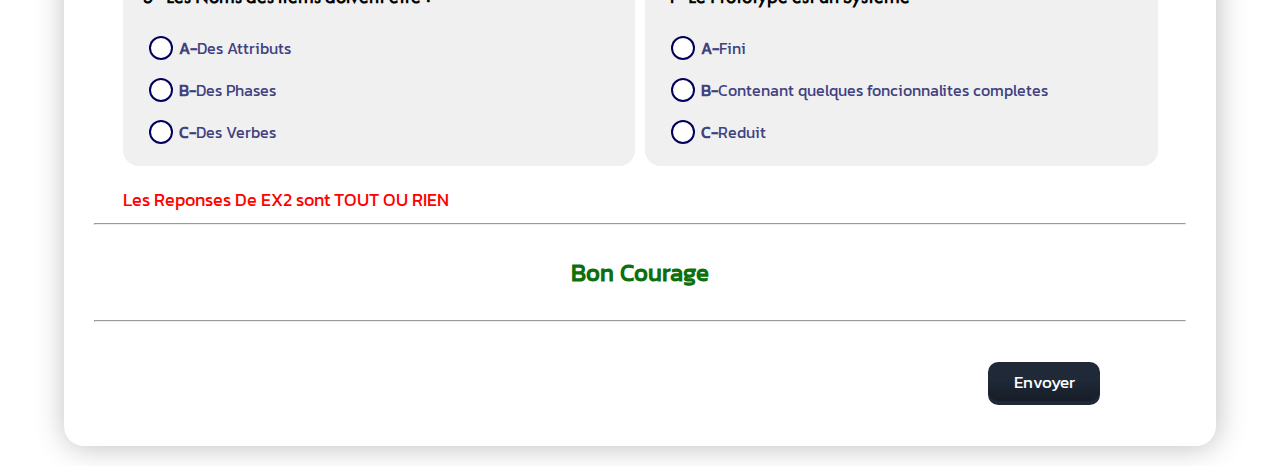
<file: pages/exam.html>
<!DOCTYPE html>
<html lang="en">

<head>
    <meta charset="UTF-8">
    <meta name="viewport" content="width=device-width, initial-scale=1.0">
    <link rel="stylesheet" href="../css/nav.css">
    <link rel="stylesheet" href="../css/exam.css">
    <link rel="stylesheet" href="../css/modal.css">
    <link rel="shortcut icon" href="../icons/test.png" type="image/x-icon">
    <title>Examen</title>
</head>

<body>
    <nav>
        <div id="logo_title">
            <a href="#"><img id="logo" src="../icons/Badji.png" alt=""></a>
            <div>
                <h1>DEPARTEMENT DE L'INFORMATIQUE</h1>
                <h4>Faculté De Technologie</h4>
            </div>
        </div>
        <div id="btn" class="nav_btn" style="align-self: center;">
            <a style="pointer-events: none;" href="contact.html" id="contactez">Contactez Nous</a>
        </div>

        <img id="open" class="toggle" src="../icons/icon-hamburger.svg" alt="">
        <img id="close" src="../icons/icon-close.svg" alt="">
    </nav>

    <div class="card">

        <div class="header">
            <div class="etudInfo">
                <h4 id="nom"></h4>
                <h4 id="prenom"></h4>
                <h4 id="numIns"></h4>
            </div>
            <div class="time">
                <h4 id="jour"></h4>
                <h4 id="heure"></h4>
                <h4 id="annee"></h4>
            </div>
        </div>

        <hr>

        <div class="title">
            <h2>EXAMEN EN LIGNE</h2>
            <h3>Interfaces Homme-Machine</h3>

        </div>

        <hr>
        
        <form id="examForm" action="" method="">
            <div class="exo">
                <h3>EXERCICE 1 :</h3>
                <p>Cocher La Bonne Réponse</p>
            </div>

            <div class="qst">
                <div id="qst1">
                    <div class="container">
                            <h4>1 - Le Sous Systeme Cognitif est Responsable :</h4>
                            <label>
                                <input type="radio" name="radio1" value="1" >
                                <span><b>A-</b>De La vision des Interfaces</span>
                            </label>
                            <label>
                                <input type="radio" name="radio1" value="2" >
                                <span><b>B-</b>De La Comprehension des Interfaces</span>
                            </label>
                            <label>
                                <input type="radio" name="radio1" value="3" >
                                <span><b>C-</b>Des Actions Motrices</span>
                            </label>
                    </div>
                </div>
                <div id="qst2">
                    <div class="container">
                            <h4>2 - La Methode Keystroke donne une Approximation :</h4>
                            <label>
                                <input type="radio" name="radio2" value="1" >
                                <span><b>A-</b>Du temps de reponse du Systeme</span>
                            </label>
                            <label>
                                <input type="radio" name="radio2" value="2" >
                                <span><b>B-</b>Du temps que prend une Tache</span>
                            </label>
                            <label>
                                <input type="radio" name="radio2" value="3" >
                                <span><b>C-</b>Du temps necessaire pour atteindre une cible</span>
                            </label>
                    </div>
                </div>
                <div id="qst3">
                    <div class="container">
                            <h4>3 - Le Prototype est utilise pour :</h4>
                            <label>
                                <input type="radio" name="radio3" value="1" >
                                <span><b>A-</b>Choisir Les Utilisateurs</span>
                            </label>
                            <label>
                                <input type="radio" name="radio3" value="2" >
                                <span><b>B-</b>Tester Les Utilisateurs</span>
                            </label>
                            <label>
                                <input type="radio" name="radio3" value="3" >
                                <span><b>C-</b>Tester La Faisabilite Technique</span>
                            </label>
                    </div>
                </div>
                <div id="qst4">
                    <div class="container">
                            <h4>4 - Le Principe de 2 Secondes signifie :</h4>
                            <label>
                                <input type="radio" name="radio4" value="1" >
                                <span><b>A-</b>Le temps de reponse ne depasse pas 2 Secondes</span>
                            </label>
                            <label>
                                <input type="radio" name="radio4" value="2" >
                                <span><b>B-</b>La periode de remanence est 2 Secondes</span>
                            </label>
                            <label>
                                <input type="radio" name="radio4" value="3" >
                                <span><b>C-</b>La duree d'une tache est 2 Secondes</span>
                            </label>
                    </div>
                </div>
                <div class="qst5">
                    <h5>5 - Observer la capture d’écran ci-dessous. Est-ce que ces deux heuristiques sont respectées : </h5>
                </div>
                <div id="qst5">
                    <img src="../images/figure1.png" alt="">
                    
                    <div class="sousqst5">

                        <div class="container">
                            <h4>A - Design Minimaliste et Esthetique</h4>
                            <label>
                                <input type="radio" name="radio5" value="1" >
                                <span><b>A-</b>Oui</span>
                            </label>
                            <label>
                                <input type="radio" name="radio5" value="2" >
                                <span><b>B-</b>Non</span>
                            </label>
                        </div>
    
                        <div class="container">
                            <h4>B - Visibilité de l’état du système</h4>
                            <label>
                                <input type="radio" name="radio6" value="1" >
                                <span><b>A-</b>Oui</span>
                            </label>
                            <label>
                                <input type="radio" name="radio6" value="2" >
                                <span><b>B-</b>Non</span>
                            </label>
                            
                        </div>
                    </div>
                    
                </div>
            </div>

            <div class="exo">
                <h3>EXERCICE 2 :</h3>
                <p>Cocher La ou Les Bonnes Réponses</p>
            </div>

            <div class="qst">
                <div id="qst6">
                    <div class="container">
                        <h4>1 - Les Criteres Ergonomiques visent a :</h4>
                        <label>
                            <input type="checkbox" id="islem" name="check1" value="1" >
                            <span><b>A-</b>Evaluer l'utilisabilite d'un logiciel</span>
                        </label>
                        <label>
                            <input type="checkbox" name="check1" value="2" >
                            <span><b>B-</b>Guider le concepteur lors de la conception d'une IHM</span>
                        </label>
                        <label>
                            <input type="checkbox" name="check1" value="3" >
                            <span><b>C-</b>Mesurer les performances du logiciel</span>
                        </label>
                    </div>
                </div>
                <div id="qst7">
                    <div class="container">
                        <h4>2 - Les Interviews sont appliquees dans la phase :</h4>
                        <label>
                            <input type="checkbox" name="check2" value="1" >
                            <span><b>A-</b>Analyse</span>
                        </label>
                        <label>
                            <input type="checkbox" name="check2" value="2" >
                            <span><b>B-</b>Specication</span>
                        </label>
                        <label>
                            <input type="checkbox" name="check2" value="3" >
                            <span><b>C-</b>Evaluation</span>
                        </label>
                    </div>
                </div>
                <div id="qst8">
                    <div class="container">
                        <h4>3 - Les Noms des items doivent etre :</h4>
                        <label>
                            <input type="checkbox" name="check3" value="1" >
                            <span><b>A-</b>Des Attributs</span>
                        </label>
                        <label>
                            <input type="checkbox" name="check3" value="2" >
                            <span><b>B-</b>Des Phases</span>
                        </label>
                        <label>
                            <input type="checkbox" name="check3" value="3" >
                            <span><b>C-</b>Des Verbes</span>
                        </label>
                    </div>
                </div>
                <div id="qst9">
                    <div class="container">
                        <h4>4 - Le Prototype est un Systeme</h4>
                        <label>
                            <input type="checkbox" name="check4" value="1" >
                            <span><b>A-</b>Fini</span>
                        </label>
                        <label>
                            <input type="checkbox" name="check4" value="2" >
                            <span><b>B-</b>Contenant quelques foncionnalites completes</span>
                        </label>
                        <label>
                            <input type="checkbox" name="check4" value="3" >
                            <span><b>C-</b>Reduit</span>
                        </label>
                    </div>
                </div>
                
            </div>
            <p id="errorMsg" style="width: 90%; margin: 10px auto; font-size: 18px; color: red;">Les Reponses De EX2 sont TOUT OU RIEN</p>
            <hr>


            <div style="text-align: center; margin: 30px 0; color: rgb(12, 113, 12);">
                <h2>Bon Courage</h2>
            </div>
            
            <hr>
            
            <div class="btn">
                <button id="send" type="button" onclick="showModal()">
                    <span class="transition"></span>
                    <span class="gradient"></span>
                    <span class="label">Envoyer</span>
                </button>
            </div>
            
            <div class="modal" id="myModal">
                <p>Vous Pouvez Pas Modifier Votre Reponse Apres l'envoi , Voulez-Vous Envoyer Votre Reponse</p>
                
                <div class="buttons">
                    <button id="envoyer" type="submit" >
                        <span class="transition transition2"></span>
                        <span class="gradient"></span>
                        <span class="label">Envoyer</span>
                    </button>

                    <button id="annuler" type="button" onclick="hideModal()">
                        <span class="transition"></span>
                        <span class="gradient"></span>
                        <span class="label">Annuler</span>
                    </button>
                </div>
            </div>

            <div class="overlay" id="overlay"></div>



            <div class="error" id="error">
                <div class="error__icon">
                    <svg xmlns="http://www.w3.org/2000/svg" width="24" viewBox="0 0 24 24" height="24" fill="none">
                        <path fill="#393a37"
                            d="m13 13h-2v-6h2zm0 4h-2v-2h2zm-1-15c-1.3132 0-2.61358.25866-3.82683.7612-1.21326.50255-2.31565 1.23915-3.24424 2.16773-1.87536 1.87537-2.92893 4.41891-2.92893 7.07107 0 2.6522 1.05357 5.1957 2.92893 7.0711.92859.9286 2.03098 1.6651 3.24424 2.1677 1.21325.5025 2.51363.7612 3.82683.7612 2.6522 0 5.1957-1.0536 7.0711-2.9289 1.8753-1.8754 2.9289-4.4189 2.9289-7.0711 0-1.3132-.2587-2.61358-.7612-3.82683-.5026-1.21326-1.2391-2.31565-2.1677-3.24424-.9286-.92858-2.031-1.66518-3.2443-2.16773-1.2132-.50254-2.5136-.7612-3.8268-.7612z">
                        </path>
                    </svg>
                </div>
                <div class="error__title" id="error__title"></div>
                <div class="error__close" onclick="hidePopUpWarning()"><svg xmlns="http://www.w3.org/2000/svg" width="20" viewBox="0 0 20 20" height="20">
                        <path fill="#393a37"
                            d="m15.8333 5.34166-1.175-1.175-4.6583 4.65834-4.65833-4.65834-1.175 1.175 4.65833 4.65834-4.65833 4.6583 1.175 1.175 4.65833-4.6583 4.6583 4.6583 1.175-1.175-4.6583-4.6583z">
                        </path>
                    </svg></div>
            </div>


            
        </form>
        
    </div>

    
</body>
<script src="../js/respNav.js"></script>
<script src="../js/exam.js"></script>
<!-- <script src="../js/modal.js"></script> -->

</html>
</file>
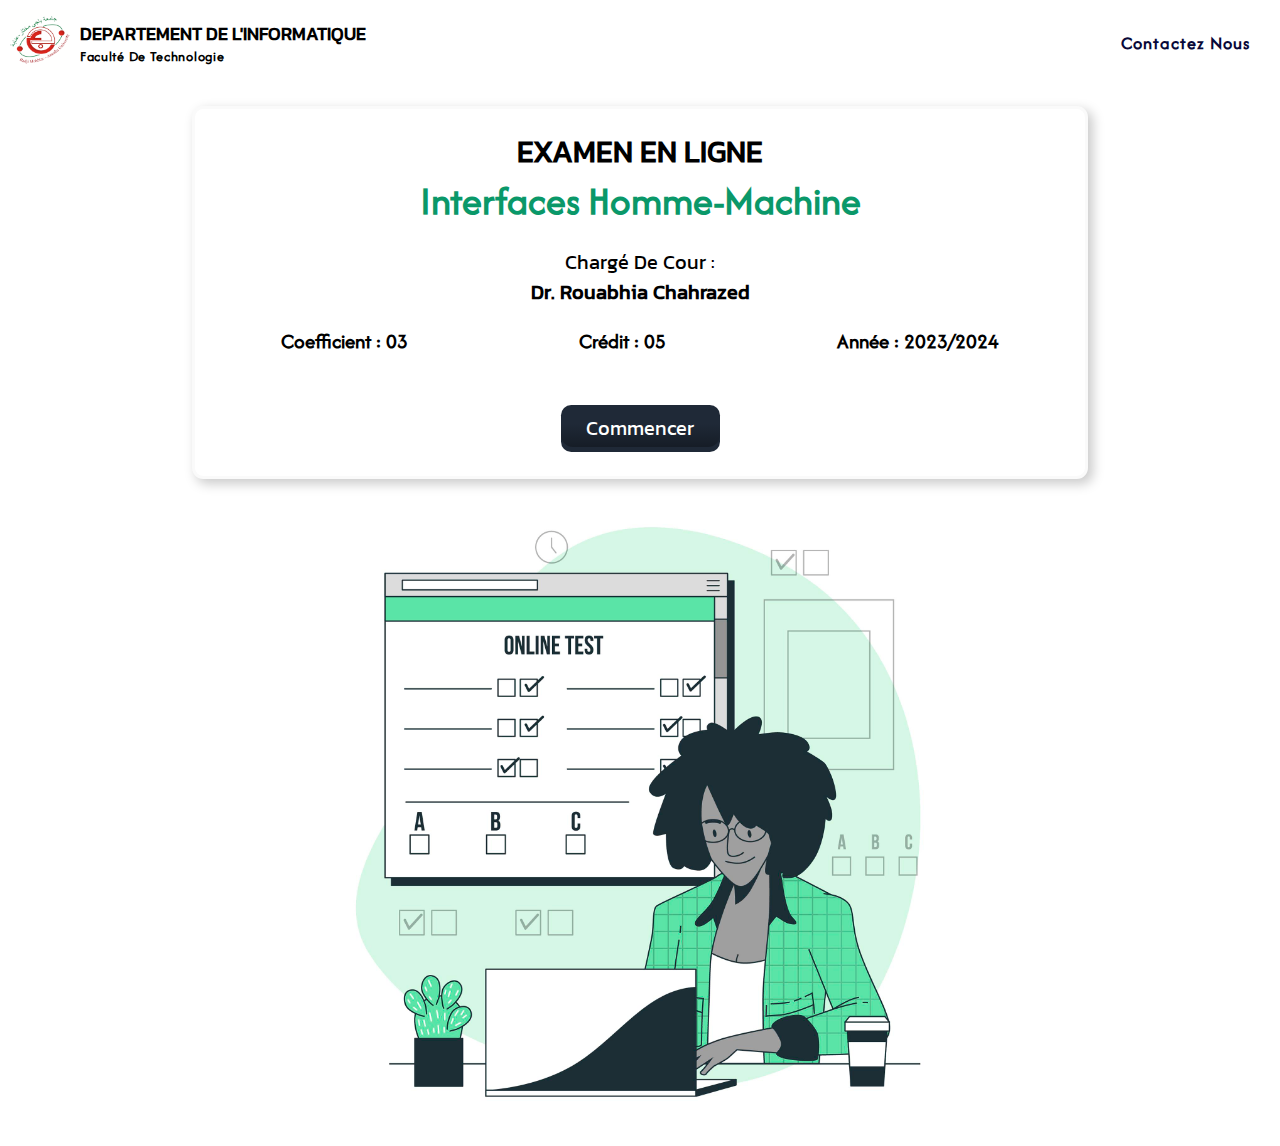
<file: pages/examInfo.html>
<!DOCTYPE html>
<html lang="en">

<head>
    <meta charset="UTF-8">
    <meta name="viewport" content="width=device-width, initial-scale=1.0">
    <link rel="stylesheet" href="../css/nav.css">
    <link rel="stylesheet" href="../css/examInfo.css">
    <link rel="shortcut icon" href="../icons/Badji1.png" type="image/x-icon">
    <title>Examen Informations</title>
</head> 

<body>
    <nav>
        <div id="logo_title">
            <a href="../index.html"><img id="logo" src="../icons/Badji.png" alt=""></a>
            <div>
                <h1>DEPARTEMENT DE L'INFORMATIQUE</h1>
                <h4>Faculté De Technologie</h4>
            </div>
        </div>
        <div id="btn" class="nav_btn" style="align-self: center;">
            <a href="contact.html" id="contactez">Contactez Nous</a>
        </div>

        <img id="open" class="toggle" src="../icons/icon-hamburger.svg" alt="">
        <img id="close" src="../icons/icon-close.svg" alt="">
    </nav>

    <div class="card">
        <h2>EXAMEN EN LIGNE</h2>
        <h3>Interfaces Homme-Machine</h3>
        <span>Chargé De Cour :</span>
        <h4>Dr. Rouabhia Chahrazed</h4>

        <div class="module">
            <h5>Coefficient : 03</h5>
            <h5>Crédit : 05</h5>
            <h5>Année : 2023/2024</h5>
        </div>

        <button id="start">
            <span class="transition"></span>
            <span class="gradient"></span>
            <span class="label">Commencer</span>
        </button>

        <br><br>
    </div>

    <div class="exmImg">
        <img src="../images/2.jpg" alt="">

    </div>


</body>
<script src="../js/respNav.js"></script>
<script>
    const start = document.getElementById("start");
    start.addEventListener("click", () => {
        window.location.href = "exam.html";
    });
</script>
</html>
</file>
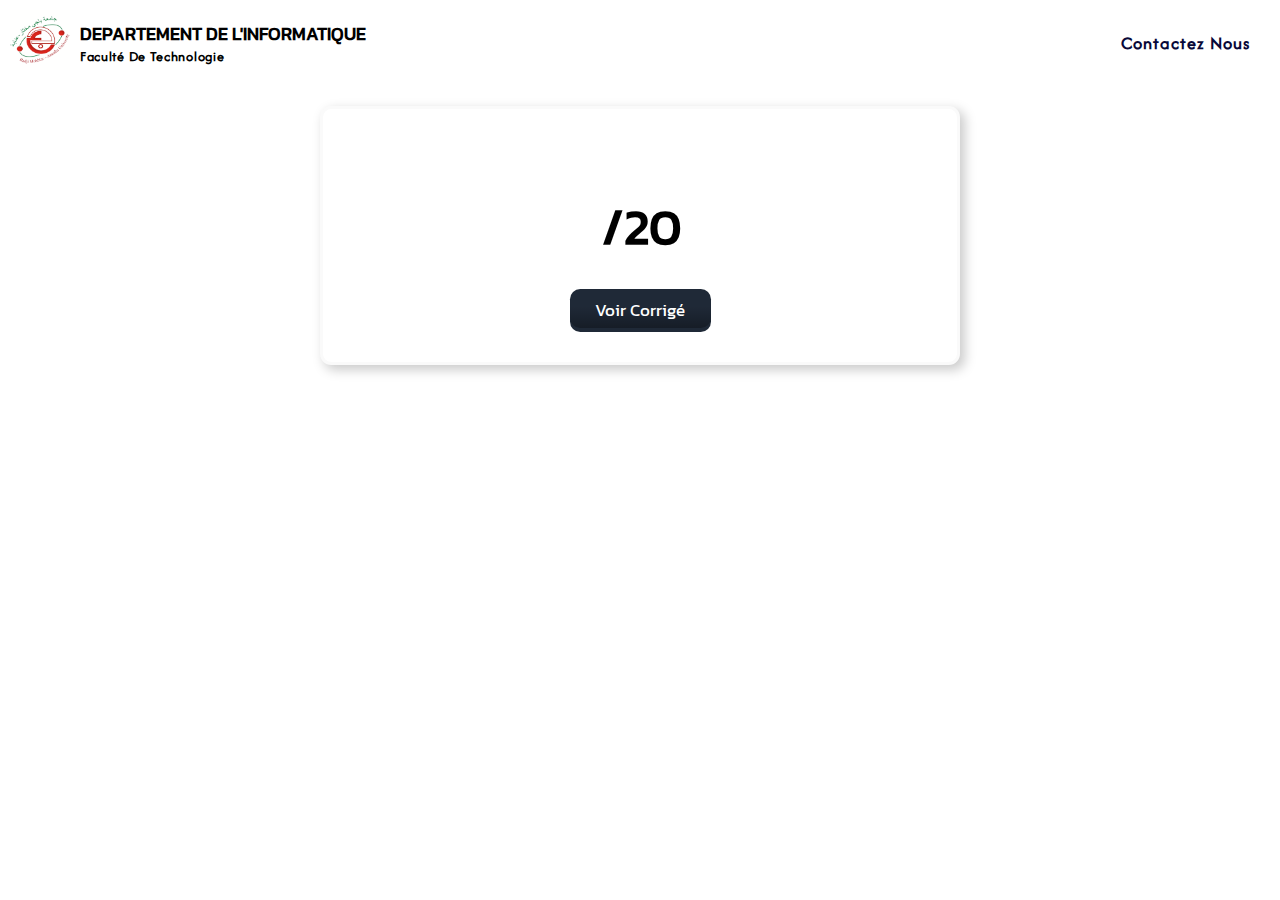
<file: pages/note.html>
<!DOCTYPE html>
<html lang="en">

<head>
    <meta charset="UTF-8">
    <meta name="viewport" content="width=device-width, initial-scale=1.0">
    <link rel="stylesheet" href="../css/nav.css">
    <link rel="stylesheet" href="../css/note.css">
    <link rel="shortcut icon" href="../icons/exam.png" type="image/x-icon">
    <title>Note</title>
</head>

<body>
    <nav>
        <div id="logo_title">
            <a href="../index.html"><img id="logo" src="../icons/Badji.png" alt=""></a>
            <div>
                <h1>DEPARTEMENT DE L'INFORMATIQUE</h1>
                <h4>Faculté De Technologie</h4>
            </div>
        </div>

        <div id="btn" class="nav_btn" style="align-self: center;">
            <a href="contact.html" id="contactez">Contactez Nous</a>
        </div>

        <img id="open" class="toggle" src="../icons/icon-hamburger.svg" alt="">
        <img id="close" src="../icons/icon-close.svg" alt="">
    </nav>


    <div class="card" onmouseover="cardHover(this)" onmouseout="cardUnHover(this)">
        <div class="name">
            <h3 id="nom"></h3>
        </div>
        <div class="note">
            <h1 id="note"></h1>&nbsp;<span>/20</span>
        </div>
        <div id="mention"></div>

        <button id="corrige">
            <span class="transition"></span>
            <span class="gradient"></span>
            <span class="label">Voir Corrigé</span>
        </button>
    </div>

    


</body>
<script src="../js/respNav.js"></script>
<script src="../js/note.js"></script>

</html>
</file>
<file: css/nav.css>
::-webkit-scrollbar{
    display: none;
}

@font-face {
    font-family: "MyFont1";
    src: url(../fonts/Kanit-Regular.ttf);
}

@font-face {
    font-family: "MyFont2";
    src: url(../fonts/Afacad-Regular.ttf);
}

*{
    margin: 0;
    padding: 0;
    box-sizing: border-box;
    font-family: "MyFont1";
}




nav{
    padding: 10px;
    display: flex;
    justify-content: space-between;
}

#logo_title{
    display: flex;
    div{
        align-self: center;
    }
    
    h1{
        font-family: "MyFont1";
        align-self: center;
        margin-left: 10px;
        font-size: 18px;
    }
    
    h4{
        font-family: "MyFont2";
        align-self: center;
        margin-left: 10px;
        letter-spacing: 0.7px;
        font-size: 14px;
    }
    
    #logo{
        width: 60px;
        height: 60px;
    }

}

#contactez{
    align-self: center;
    text-decoration: none;
    color: rgb(8, 8, 56);
    font-family: "MyFont2";
    font-size: 18px;
    font-weight: 600;
    letter-spacing: 1px;
    margin-right: 20px;

    &:hover{
        color: #029155;
        transition: all 0.3s ease-in-out;
        transform: scale(1.01);
    }
}


#open,#close{
    position: absolute;
    right: 20px;
    width: 20px;
    height: 20px;
    display: none;
    z-index: 100;
    align-self: center;
}

.active{
    background: rgba(101, 101, 101, 0.395);
    backdrop-filter: blur(10px);
        width: 170px;
        display: block;
        position: absolute;
        top: 10px;
        right: 10px;
        bottom: 10px;
        overflow: hidden;
        border-radius: 1em;
        display: flex;
        flex-direction: column;
        z-index: 99;
        animation: Drop 0.1s linear ;
        animation-iteration-count: 1;
        
        #contactez{
            font-size: 16px;
            margin-top: 80px;            
        }
    }
    @keyframes Drop {
        0%   {right:-180px;}
        10%   {right:-160px;}
        20%   {right:-1400px;}
        30%   {right:-120px;}
        40%   {right:-100px;}
        50%   {right:-80px;}
        60%   {right:-60px;}
        70%   {right:-40px;}
        80%   {right:-20px;}
        90%   {right: 0px;}
        100%  {right:10px;}
    }


    
    

@media screen and (min-width: 317px) and (max-width: 590px) {
    #logo_title{
        h1{
            font-size: 12px;
            font-weight: 600;
            margin-bottom: 5px;
            width:100px;
        }

        h4{
            font-size: 10px;
        }
    }

    .nav_btn{
        display: none;
    }

    #open{
        display: block;
        
    }

}

@media screen and (max-width: 316px){
    #logo_title{
        h1{ 
            width: 80px;
            font-size: 8px;
            font-weight: 600;
        }
        h4{
            font-size: 6px;
        }
    }

    .nav_btn{
        display: none;
    }

    #open{
        display: block;
    }

}
</file>
<file: css/home.css>
.frame{
        display: flex;
        justify-content: space-around;
        width: 95%;
        margin: 20px auto;
        
        .left{
            width: 30%;
            align-self: center;
            
            img{
                width: 100%;
            }
        }
        
        .right{
            width: 40%;
            padding-left: 20px;
            background: rgb(255, 255, 255);
            border-radius: 0.7em;
            box-shadow: 0 0 2em #00000035;
            transition: border 0.5s cubic-bezier(0.175, 0.885, 0.32, 1.275);
            border: rgb(250, 250, 250) 0.2em solid;
            /* width: 70%; */
            /* margin: 20px auto; */
            /* text-align: center; */

            

            h2{
                font-family: "MyFont2";
                font-size: 30px;
                text-align: center;
                margin: 30px 0 20px 0;
            }
            
            p{
                font-family: "MyFont2";
                font-size: 20px;

            }

            .inputs{
                width: 90%;
                margin: 20px auto;
            }

            .input-container {
              --c-text: rgb(50, 50, 80);
              --c-bg: rgb(252, 252, 252);
              --c-outline: rgb(55, 45 , 190);
              display: grid;
              gap: 5px;
              position: relative;
              max-width: 350px;
              font-family: 'Segoe UI', Tahoma, Geneva, Verdana, sans-serif;
              color: black;
            }

            .input-field {
              padding: 0.5em 0.75em;
              border-radius: 0.2em;
              border: 1px solid var(--c-border, currentColor);
              color: var(--c-text);
              font-size: 1rem;
              letter-spacing: 0.1ch;
              width: 100%;
            }

            .input-field:invalid {
              --c-border: rgb(230, 85, 60);
              /* --c-text: rgb(230, 85, 60); */
              --c-outline: rgb(230, 85, 60);
            }

            .input-field:is(:disabled, :read-only) {
              --c-border: rgb(150, 150, 150);
              --c-text: rgb(170, 170, 170);
            }

            .input-field:is(:focus, :focus-visible) {
              outline: 2px solid var(--c-outline);
              outline-offset: 2px;
            }

            input[type="number"]::-webkit-inner-spin-button,
            input[type="number"]::-webkit-outer-spin-button {
                -webkit-appearance: none;
                margin: 0;
            }

            .btn{
                width: 100%;
                display: flex;
                justify-content: center;
                margin-bottom: 30px;
            }

            button {
              font-family: ui-monospace, SFMono-Regular, Menlo, Monaco, Consolas, "Liberation Mono", "Courier New", monospace;
              font-size: 17px;
              padding: 0.5em 1.5em;
              font-weight: 500;
              background: #1F2937;
              color: white;
              border: none;
              position: relative;
              overflow: hidden;
              border-radius: 0.6em;
            }

            .gradient {
              position: absolute;
              width: 100%;
              height: 100%;
              left: 0;
              top: 0;
              border-radius: 0.6em;
              margin-top: -0.25em;
              background-image: linear-gradient(rgba(0, 0, 0, 0), rgba(0, 0, 0, 0), rgba(0, 0, 0, 0.3));
            }

            .label {
              position: relative;
              top: -1px;
            }

            .transition {
              transition-timing-function: cubic-bezier(0, 0, 0.2, 1);
              transition-duration: 500ms;
              background-color: rgba(16, 185, 129, 0.6);
              border-radius: 9999px;
              width: 0;
              height: 0;
              position: absolute;
              left: 50%;
              top: 50%;
              transform: translate(-50%, -50%);
            }

            button:hover .transition {
              width: 14em;
              height: 14em;
            }

            button:active {
              transform: scale(0.97);
            }

            

        }
    }

    .right:hover {
      border: rgb(10, 152, 105) 0.2em solid;
    }


@media screen and (min-width: 317px) and (max-width: 590px) {
    .frame{
        flex-direction: column;
        .left{
            width: 90%;
        }
        .right{
            width: 90%;
            margin: 20px auto;
            padding: 0;
        }
    }

}

@media screen and (max-width: 316px){
    .frame{
        flex-direction: column;
        .left{
            width: 90%;
        }
        .right{
            width: 90%;
        }
    }
}
</file>
<file: css/contact.css>
.frame{
    display: flex;
    justify-content: space-around;
    width: 90%;
    margin: 20px auto;
    .left{
        width: 30%;
        align-self: center;

        img{
            width: 100%;
        }
        
    }


     .right{
            width: 40%;

            .card {
              background-color: #fff;
              border-radius: 10px;
              padding: 20px;
              width: 100%;
              display: flex;
              flex-direction: column;
            }
        
            .title {
              font-family: "MyFont2";
              font-size: 30px;
              font-weight: 600;
              text-align: center;
            }
        
            .form {
              margin-top: 20px;
              display: flex;
              flex-direction: column;
            }
        
            .group {
              position: relative;
            }
        
            .form .group label {
              font-size: 16px;
              color: rgb(99, 102, 102);
              position: absolute;
              top: -10px;
              left: 10px;
              background-color: #fff;
              transition: all .3s ease;
              display: none;
            }
        
            .form .group input,
            .form .group textarea {
              padding: 10px;
              border-radius: 5px;
              border: 1px solid rgba(0, 0, 0, 0.2);
              margin-bottom: 20px;
              outline: 0;
              width: 100%;
              background-color: transparent;
            }
        
            .form .group input:placeholder-shown+ label, .form .group textarea:placeholder-shown +label {
              top: 10px;
              background-color: transparent;
            }
            
            .form .group input:focus,
            .form .group textarea:focus {
                border-color: rgb(10, 152, 105);
            }
            
            .form .group input:focus+ label, .form .group textarea:focus +label {
                top: -10px;
                left: 10px;
                background-color: #fff;
                color: rgb(10, 152, 105);
                font-weight: 600;
                font-size: 14px;
                display: block;
            }
        
            .form .group textarea {
              resize: none;
              height: 100px;
            }
        
            .form button {
              background-color: rgb(10, 152, 105);
              color: #fff;
              border: none;
              border-radius: 5px;
              padding: 10px;
              font-size: 16px;
              cursor: pointer;
              transition: all 0.3s ease;
            }
        
            .form button:hover {
                background-color: rgb(4, 88, 60);
            }
        }

    }

    .success {
  font-family: system-ui, -apple-system, BlinkMacSystemFont, 'Segoe UI', Roboto, Oxygen, Ubuntu, Cantarell, 'Open Sans', 'Helvetica Neue', sans-serif;
  width: 320px;
  padding: 12px;
  display: none;
  position: fixed;
  left: 50%;
  bottom: 40px;
  transform: translate(-50%);
  flex-direction: row;
  align-items: center;
  justify-content: start;
  background: #EDFBD8;
  border-radius: 8px;
  box-shadow: 0px 0px 5px -3px #111;
}

.success__icon {
  width: 20px;
  height: 20px;
  transform: translateY(-2px);
  margin-right: 8px;
}

.success__icon path {
  fill: #84D65A;
}

.success__title {
  font-weight: 500;
  font-size: 14px;
  color: #2B641E;
}

.success__close {
  width: 20px;
  height: 20px;
  cursor: pointer;
  margin-left: auto;
}

.success__close path {
  fill: #2B641E;
}


@media screen and (min-width: 317px) and (max-width: 590px) {
    .frame{
        flex-direction: column;
        .left{
            width: 90%;
        }
        .right{
            margin: 10px auto;
            width: 100%;
        }
    }

}

@media screen and (max-width: 316px){
    .frame{
        flex-direction: column;
        .left{
            width: 90%;
        }
        .right{
            width: 90%;
        }
    }
}
</file>
<file: css/correction.css>
form{
    pointer-events: none;
}

.card {
  padding: 1px;
  width: 90%;
  margin: 20px auto;
  border-radius: 20px;
  background: #fff;
  box-shadow: 1px 1px 30px #bebebe,
             -1px -1px 30px #ffffff;

    hr{
      width: 95%;
      margin: 10px auto;
    }

    .title{
      text-align: center;
      width: 90%;
      margin: 20px auto;

      h2{
        font-size: 30px;
        margin-top: 20px;
      }
    
      h3{
        font-family: "MyFont2";
        font-size: 40px;
        color: rgb(10, 152, 105);
        margin-bottom: 20px;
      }
    }

    .exo{
      width: 90%;
      margin: 20px auto;
    }

    .qst{
      width: 90%;
      margin: 20px auto;
      display: grid;
      grid-template-columns: 1fr 1fr;
      gap: 10px;
      background-color: transparent;
      
      
      div{
        border-radius: 1em;
        background-color: rgb(240, 240, 240);
                 
                 .container{
                   padding: 10px 20px;
                   
                   h4{
                     font-family: "MyFont2";
                     font-size: 20px;
                     margin-bottom: 20px;
                    }
                  }

                  .container label {
                    display: flex;
                    cursor: pointer;
                    font-weight: 500;
                    position: relative;
                    overflow: hidden;
                    margin-bottom: 0.375em;
                  }

                  .container  label input {
                    position: absolute;
                    left: -9999px;
                  }

                  .container label input:checked + span {
                    background-color: #383aa3;
                    color: white;
                  }

                  .container label input:checked + span:before {
                    box-shadow: inset 0 0 0 0.4375em #00005c;
                  }

                  .container label span {
                    display: flex;
                    align-items: center;
                    padding: 0.375em 0.75em 0.375em 0.375em;
                    border-radius: 1em;
                    transition: 0.25s ease;
                    color: #414181;
                  }

                  .container label span:hover {
                    background-color: #d6d6e5;
                  }

                  .container label .before:before {
                    display: flex;
                    flex-shrink: 0;
                    content: "";
                    background-color: #fff;
                    width: 1.5em;
                    height: 1.5em;
                    border-radius: 50%;
                    margin-right: 0.375em;
                    transition: 0.25s ease;
                    box-shadow: inset 0 0 0 0.125em #00005c;
                  }

      }

      
    }


    
}

.cons{
  width: 90%;
  margin: 0 auto;
  display: flex;
  justify-content: center;
}

button {
  font-family: ui-monospace, SFMono-Regular, Menlo, Monaco, Consolas, "Liberation Mono", "Courier New", monospace;
  font-size: 17px;
  margin: 30px 0;
  padding: 0.5em 1.5em;
  font-weight: 500;
  background: #1F2937;
  color: white;
  border: none;
  position: relative;
  overflow: hidden;
  border-radius: 0.6em;
}

.gradient {
  position: absolute;
  width: 100%;
  height: 100%;
  left: 0;
  top: 0;
  border-radius: 0.6em;
  margin-top: -0.25em;
  background-image: linear-gradient(rgba(0, 0, 0, 0), rgba(0, 0, 0, 0), rgba(0, 0, 0, 0.3));
}

.label {
  position: relative;
  top: -1px;
}

.transition {
  transition-timing-function: cubic-bezier(0, 0, 0.2, 1);
  transition-duration: 500ms;
  background-color: rgba(16, 185, 129, 0.6);
  border-radius: 9999px;
  width: 0;
  height: 0;
  position: absolute;
  left: 50%;
  top: 50%;
  transform: translate(-50%, -50%);
}

button:hover .transition {
  width: 14em;
  height: 14em;
}

button:active {
  transform: scale(0.97);
}

.qst5{
  grid-column: 1/3;
  h5{
    font-size: 18px;
    margin: 15px;
  }
}

.sousqst5{
  display: flex;
  justify-content: space-around;
}
#qst5{
  grid-column: 1/3;
  img{
    width: 75%;
    margin-left: 12.5%;
  }
}


#correctIcon{
    display: none;
}

@media screen and (min-width: 317px) and (max-width: 590px) {
    .card{
      .title{
        h2{
          font-size: 20px;
        }
      
        h3{
          font-size: 30px;
        }
      }

    
      .qst{
        div{
          grid-column: 1/3;
          .container{
            h4{
              font-size: 16px;
            }

            label span {
              font-size: 15px;
            }

            label .before:before {
              width: 0.9em;
              height: 0.9em;
            }
            label input:checked + span:before {
              box-shadow: inset 0 0 0 0.301em #00005c;
            }
          }
        }
  
  
      }

    }

    .sousqst5{
      flex-direction: column;
    }

    .qst5{
      grid-column: 1/3;
    h5{
      font-size: 14px;
    }
  }    

}

@media screen and (max-width: 316px){
    .qst{
      div{
        grid-column: 1/3;

        .container label span {
          font-size: 15px;
        }
      }

    }
}
</file>
<file: css/exam.css>
.card {
  padding: 1px;
  width: 90%;
  margin: 20px auto;
  border-radius: 20px;
  background: #fff;
  box-shadow: 1px 1px 30px #bebebe,
             -1px -1px 30px #ffffff;

    .header{
      width: 90%;
      margin: 20px auto;
      display: flex;
      justify-content: space-between;
    
      h4{
        font-size: 20px;
      
        span{
          font-family: "MyFont2";
          font-size: 20px;
          font-weight: 500;
        }
      
      }
    }

    hr{
      width: 95%;
      margin: 10px auto;
    }

    .title{
      text-align: center;
      width: 90%;
      margin: 20px auto;

      h2{
        font-size: 30px;
        margin-top: 20px;
      }
    
      h3{
        font-family: "MyFont2";
        font-size: 40px;
        color: rgb(10, 152, 105);
        margin-bottom: 20px;
      }
    }

    .exo{
      width: 90%;
      margin: 20px auto;
    }

    .qst{
      width: 90%;
      margin: 20px auto;
      display: grid;
      grid-template-columns: 1fr 1fr;
      gap: 10px;
      background-color: transparent;
      
      
      div{
        border-radius: 1em;
        background-color: rgb(240, 240, 240);
                 
                 .container{
                   padding: 10px 20px;
                   
                   h4{
                     font-family: "MyFont2";
                     font-size: 20px;
                     margin-bottom: 20px;
                    }
                  }

                  .container label {
                    display: flex;
                    cursor: pointer;
                    font-weight: 500;
                    position: relative;
                    overflow: hidden;
                    margin-bottom: 0.375em;
                  }

                  .container  label input {
                    position: absolute;
                    left: -9999px;
                  }

                  .container label input:checked + span {
                    background-color: #383aa3;
                    color: white;
                  }

                  .container label input:checked + span:before {
                    box-shadow: inset 0 0 0 0.4375em #00005c;
                  }

                  .container label span {
                    display: flex;
                    align-items: center;
                    padding: 0.375em 0.75em 0.375em 0.375em;
                    border-radius: 1em;
                    transition: 0.25s ease;
                    color: #414181;
                  }

                  .container label span:hover {
                    background-color: #d6d6e5;
                  }

                  .container label span:before {
                    display: flex;
                    flex-shrink: 0;
                    content: "";
                    background-color: #fff;
                    width: 1.5em;
                    height: 1.5em;
                    border-radius: 50%;
                    margin-right: 0.375em;
                    transition: 0.25s ease;
                    box-shadow: inset 0 0 0 0.125em #00005c;
                  }

      }

      
    }


    
}

.qst5{
  grid-column: 1/3;
  h5{
    font-size: 18px;
    margin: 15px;
  }
}

.sousqst5{
  display: flex;
  justify-content: space-around;
}
#qst5{
  grid-column: 1/3;
  img{
    width: 75%;
    margin-left: 12.5%;
  }
}

  .btn{
    display: flex;
    width: 90%;
    justify-content: end;
    margin: 40px 0;
  }
  button {
    font-family: ui-monospace, SFMono-Regular, Menlo, Monaco, Consolas, "Liberation Mono", "Courier New", monospace;
    font-size: 17px;
    padding: 0.5em 1.5em;
    font-weight: 500;
    background: #1F2937;
    color: white;
    border: none;
    position: relative;
    overflow: hidden;
    border-radius: 0.6em;
}

  .gradient {
    position: absolute;
    width: 100%;
    height: 100%;
    left: 0;
    top: 0;
    border-radius: 0.6em;
    margin-top: -0.25em;
    background-image: linear-gradient(rgba(0, 0, 0, 0), rgba(0, 0, 0, 0), rgba(0, 0, 0, 0.3));
}

  .label {
    position: relative;
    top: -1px;
}

  .transition {
    transition-timing-function: cubic-bezier(0, 0, 0.2, 1);
    transition-duration: 500ms;
    background-color: rgba(16, 185, 129, 0.6);
    border-radius: 9999px;
    width: 0;
    height: 0;
    position: absolute;
    left: 50%;
    top: 50%;
    transform: translate(-50%, -50%);
}

  button:hover .transition {
    width: 14em;
    height: 14em;
}

  button:active {
    transform: scale(0.97);
  }

  .error {
    font-family: system-ui, -apple-system, BlinkMacSystemFont, 'Segoe UI', Roboto, Oxygen, Ubuntu, Cantarell, 'Open Sans', 'Helvetica Neue', sans-serif;
    width: 50%;
    padding: 12px;
    /* display: flex; */
    position: fixed;
    bottom: 40px;
    left: 50%;
    transform: translate(-50%) scale(1);
    flex-direction: row;
    align-items: center;
    justify-content: start;
    background: #d11a0d;
    border-radius: 8px;
    box-shadow: 0px 0px 5px -3px #111;
    display: none;
  }
  
  .error__icon {
    width: 20px;
    height: 20px;
    transform: translateY(-2px);
    margin-right: 8px;
  }

  .error__icon path {
    fill: #fff;
  }

  .error__title {
    font-weight: 500;
    font-size: 14px;
    color: #fff;
  }

  .error__close {
    width: 20px;
    height: 20px;
    cursor: pointer;
    margin-left: auto;
  }

  .error__close path {
    fill: #fff;
  }



@media screen and (min-width: 317px) and (max-width: 590px) {
    .card{  
      .header{
        flex-direction: column;
      }
    
      .title{
        h2{
          font-size: 20px;
        }
      
        h3{
          font-size: 30px;
        }
      }

    
      .qst{
        div{
          grid-column: 1/3;
          .container{
            h4{
              font-size: 16px;
            }

            label span {
              font-size: 15px;
            }

            label span:before {
              width: 0.9em;
              height: 0.9em;
            }
            label input:checked + span:before {
              box-shadow: inset 0 0 0 0.301em #00005c;
            }
          }
        }
  
  
      }

    }

    .sousqst5{
      flex-direction: column;
    }

    .qst5{
      grid-column: 1/3;
    h5{
      font-size: 14px;
    }
  }
  
      .error{
        width: 90%;
      }

    

}

@media screen and (max-width: 316px){
    .header{
      flex-direction: column;
    }

    .qst{
      div{
        grid-column: 1/3;

        .container label span {
          font-size: 15px;
        }
      }


    }

    .error{
      width: 90%;
    }
    
}
</file>
<file: css/modal.css>
.overlay{
    position: fixed;
    top: 0;
    left: 0;
    right: 0;
    bottom: 0;
    background-color:#333333b3;
    z-index: 9;
    display: none;
}
.modal{
    display: none;
    position: fixed;
    z-index: 10;
    height: 270px;
    width: 50%;
    min-width: 220px;
    background-color: #ffffff;
    border: 1px solid #000000;
    border-radius: 1em;
    left: 50%;
    top: 50%;
    align-self: center;
    transform: translate(-50%, -50%) scale(0.9);

    p{
        width: 90%;
        margin: 20px auto;
        font-size: 20px;
    }

    .buttons{
        display: flex;
        flex-direction: column;
        width: 50%;
        height: 100px;
        margin: 20px auto;
        align-items: center;
        justify-content: space-between;

          .transition2 {
            background-color: rgba(185, 16, 16, 0.6);
          }
    }
}

@media screen and (max-width: 590px) {
    .modal{
        height: 300px;

        p{
            font-size: 16px;
        }
    }

}
</file>
<file: css/examInfo.css>
.card {
 background: rgb(255, 255, 255);
 border-radius: 0.7em;
 box-shadow: 0.3em 0.3em 0.7em #00000035;
 transition: border 0.5s cubic-bezier(0.175, 0.885, 0.32, 1.275);
 border: rgb(250, 250, 250) 0.2em solid;
 width: 70%;
 margin: 20px auto;
 text-align: center;

    h2{
        font-size: 30px;
        margin-top: 20px;
    }
    
    h3{
        font-family: "MyFont2";
        font-size: 40px;
        color: rgb(10, 152, 105);
        margin-bottom: 20px;
    }
    
    span{
        font-size: 20px;  
    }
    
    h4{
        font-size: 20px;
        margin-bottom: 20px;
    }
    
    .module{
        display: flex;
        justify-content: space-around;
        font-size: 25px;
        margin-bottom: 50px;
        
        h5{
            font-family: "MyFont2";
        }
    }

            button {
              font-family: ui-monospace, SFMono-Regular, Menlo, Monaco, Consolas, "Liberation Mono", "Courier New", monospace;
              font-size: 17px;
              padding: 0.5em 1.5em;
              font-weight: 500;
              background: #1F2937;
              color: white;
              border: none;
              position: relative;
              overflow: hidden;
              border-radius: 0.6em;
            }

            .gradient {
              position: absolute;
              width: 100%;
              height: 100%;
              left: 0;
              top: 0;
              border-radius: 0.6em;
              margin-top: -0.25em;
              background-image: linear-gradient(rgba(0, 0, 0, 0), rgba(0, 0, 0, 0), rgba(0, 0, 0, 0.3));
            }

            .label {
              position: relative;
              top: -1px;
            }

            .transition {
              transition-timing-function: cubic-bezier(0, 0, 0.2, 1);
              transition-duration: 500ms;
              background-color: rgba(16, 185, 129, 0.6);
              border-radius: 9999px;
              width: 0;
              height: 0;
              position: absolute;
              left: 50%;
              top: 50%;
              transform: translate(-50%, -50%);
            }

            button:hover .transition {
              width: 14em;
              height: 14em;
            }

            button:active {
              transform: scale(0.97);
            }
}

.card:hover {
 border: rgb(10, 152, 105) 0.2em solid;
}

.exmImg{
  width: 70%;
  margin: 20px auto;
  display: flex;
  justify-content: center;
  img{
    width: 70%;
  }
}


@media screen and (max-width: 590px) {
    .card{
        width: 90%;

        h2{
            font-size: 20px;
        }
        h3{
            font-size: 30px;
        }
        span{
            font-size: 18px;
        }
        h4{
            font-size: 15px;
        }

        .module{
            flex-direction: column;
            height: 120px;
            justify-content: space-between;

        }
    }

    .exmImg{
      width: 90%;
      margin: 20px auto;
      display: flex;
      justify-content: center;
      
      img{
        width: 90%;
      }
    }

}
</file>
<file: css/note.css>
@font-face {
    font-family: "MyFont1";
    src: url(../fonts/Kanit-Regular.ttf);
}

@font-face {
    font-family: "MyFont2";
    src: url(../fonts/Afacad-Regular.ttf);
}

.card {
 background: rgb(255, 255, 255);
 border-radius: 0.7em;
 box-shadow: 0.3em 0.3em 0.7em #00000035;
 transition: border 0.5s cubic-bezier(0.175, 0.885, 0.32, 1.275);
 border: rgb(250, 250, 250) 0.2em solid;
 width: 50%;
 margin: 20px auto;
 text-align: center;
}

.name{
    text-align: center;
    width:  100%;
    margin: 30px auto 0 auto;
    font-size: 30px;
    h3{
        font-family: "MyFont2";
    }
}

.note{
    display: flex;
    justify-content: center;
    align-items: center;
    width: 40%;
    height: 120px;
    text-align: center;
    margin: 0px auto;

    span{
        align-self: flex-end;
        font-size: 50px;
        font-weight: 600;
        height: 70px;
    }

    h1{
        font-size: 100px;
        height: 120px;
        align-items: end;
    }
}

#mention{
    font-size: 30px;
}

button {
  font-family: ui-monospace, SFMono-Regular, Menlo, Monaco, Consolas, "Liberation Mono", "Courier New", monospace;
  font-size: 17px;
  margin: 30px 0;
  padding: 0.5em 1.5em;
  font-weight: 500;
  background: #1F2937;
  color: white;
  border: none;
  position: relative;
  overflow: hidden;
  border-radius: 0.6em;
}

.gradient {
  position: absolute;
  width: 100%;
  height: 100%;
  left: 0;
  top: 0;
  border-radius: 0.6em;
  margin-top: -0.25em;
  background-image: linear-gradient(rgba(0, 0, 0, 0), rgba(0, 0, 0, 0), rgba(0, 0, 0, 0.3));
}

.label {
  position: relative;
  top: -1px;
}

.transition {
  transition-timing-function: cubic-bezier(0, 0, 0.2, 1);
  transition-duration: 500ms;
  background-color: rgba(16, 185, 129, 0.6);
  border-radius: 9999px;
  width: 0;
  height: 0;
  position: absolute;
  left: 50%;
  top: 50%;
  transform: translate(-50%, -50%);
}

button:hover .transition {
  width: 14em;
  height: 14em;
}

button:active {
  transform: scale(0.97);
}

.card:hover {
 border: rgb(10, 152, 105) 0.2em solid;
}


@media screen and (max-width: 590px) {
    .card{
        width: 90%;
    }
    .name{
        font-size: 25px;
    }
    .note{
        height: 90px;
        span{
            font-size: 25px;
            height: 40px;
        }
        h1{
            height: 80px;
            font-size: 70px;
        }
    }
    #mention{
        margin-top: 20px;
    }

    button{
        margin: 15px 0 30px 0;
    }
}
</file>
<file: css/consultation.css>
@font-face {
    font-family: "MyFont1";
    src: url(../fonts/Kanit-Regular.ttf);
}

@font-face {
    font-family: "MyFont2";
    src: url(../fonts/Afacad-Regular.ttf);
}

.card {
 background: rgb(255, 255, 255);
 border-radius: 0.7em;
 box-shadow: 0.3em 0.3em 0.7em #00000035;
 transition: border 0.5s cubic-bezier(0.175, 0.885, 0.32, 1.275);
 border: rgb(250, 250, 250) 0.2em solid;
 width: 50%;
 margin: 20px auto;
 text-align: center;
}

button {
  font-family: ui-monospace, SFMono-Regular, Menlo, Monaco, Consolas, "Liberation Mono", "Courier New", monospace;
  font-size: 17px;
  margin: 30px 0;
  padding: 0.5em 1.5em;
  font-weight: 500;
  background: #1F2937;
  color: white;
  border: none;
  position: relative;
  overflow: hidden;
  border-radius: 0.6em;
}

.gradient {
  position: absolute;
  width: 100%;
  height: 100%;
  left: 0;
  top: 0;
  border-radius: 0.6em;
  margin-top: -0.25em;
  background-image: linear-gradient(rgba(0, 0, 0, 0), rgba(0, 0, 0, 0), rgba(0, 0, 0, 0.3));
}

.label {
  position: relative;
  top: -1px;
}

.transition {
  transition-timing-function: cubic-bezier(0, 0, 0.2, 1);
  transition-duration: 500ms;
  background-color: rgba(16, 185, 129, 0.6);
  border-radius: 9999px;
  width: 0;
  height: 0;
  position: absolute;
  left: 50%;
  top: 50%;
  transform: translate(-50%, -50%);
}

button:hover .transition {
  width: 14em;
  height: 14em;
}

button:active {
  transform: scale(0.97);
}

.card:hover {
 border: rgb(10, 152, 105) 0.2em solid;
}

/* Add this to your CSS file */
.consultation-form {
    text-align: center;
}

.consultation-form h2{
    margin: 20px 0;
    color: #04714d;
}

.consultation-form form {
    max-width: 500px;
    margin: auto;
}

.consultation-form label{
    display: flex;
    margin: 30px 0 15px 5%;
}

.consultation-form textarea{
    display: block;
    margin: 0 auto;
    margin-bottom: 30px;
    width: 90%;
    resize: none;
    padding: 10px;
}

.consultation-form input {
    width: 90%;
    height: 40px;
    padding: 10px;
    display: block;
    margin: 0 auto;
    margin-bottom: 30px;
}

.consultation-form button {
    font-size: 16px;
    background-color: #1F2937;
    color: white;
    border: none;
    padding: 10px 20px;
    border-radius: 5px;
    cursor: pointer;
}

.consultation-form button:hover {
    background-color: #043b29;
}


.success {
  font-family: system-ui, -apple-system, BlinkMacSystemFont, 'Segoe UI', Roboto, Oxygen, Ubuntu, Cantarell, 'Open Sans', 'Helvetica Neue', sans-serif;
  width: 320px;
  padding: 12px;
  display: none;
  position: fixed;
  left: 50%;
  bottom: 40px;
  transform: translate(-50%);
  flex-direction: row;
  align-items: center;
  justify-content: start;
  background: #EDFBD8;
  border-radius: 8px;
  box-shadow: 0px 0px 5px -3px #111;
}

.success__icon {
  width: 20px;
  height: 20px;
  transform: translateY(-2px);
  margin-right: 8px;
}

.success__icon path {
  fill: #84D65A;
}

.success__title {
  font-weight: 500;
  font-size: 14px;
  color: #2B641E;
}

.success__close {
  width: 20px;
  height: 20px;
  cursor: pointer;
  margin-left: auto;
}

.success__close path {
  fill: #2B641E;
}



@media screen and (max-width: 590px) {
    .card{
        width: 90%;
    }
    .name{
        font-size: 25px;
    }
    .note{
        height: 90px;
        span{
            font-size: 25px;
            height: 40px;
        }
        h1{
            height: 80px;
            font-size: 70px;
        }
    }

    button{
        margin: 15px 0 30px 0;
    }
}
</file>
